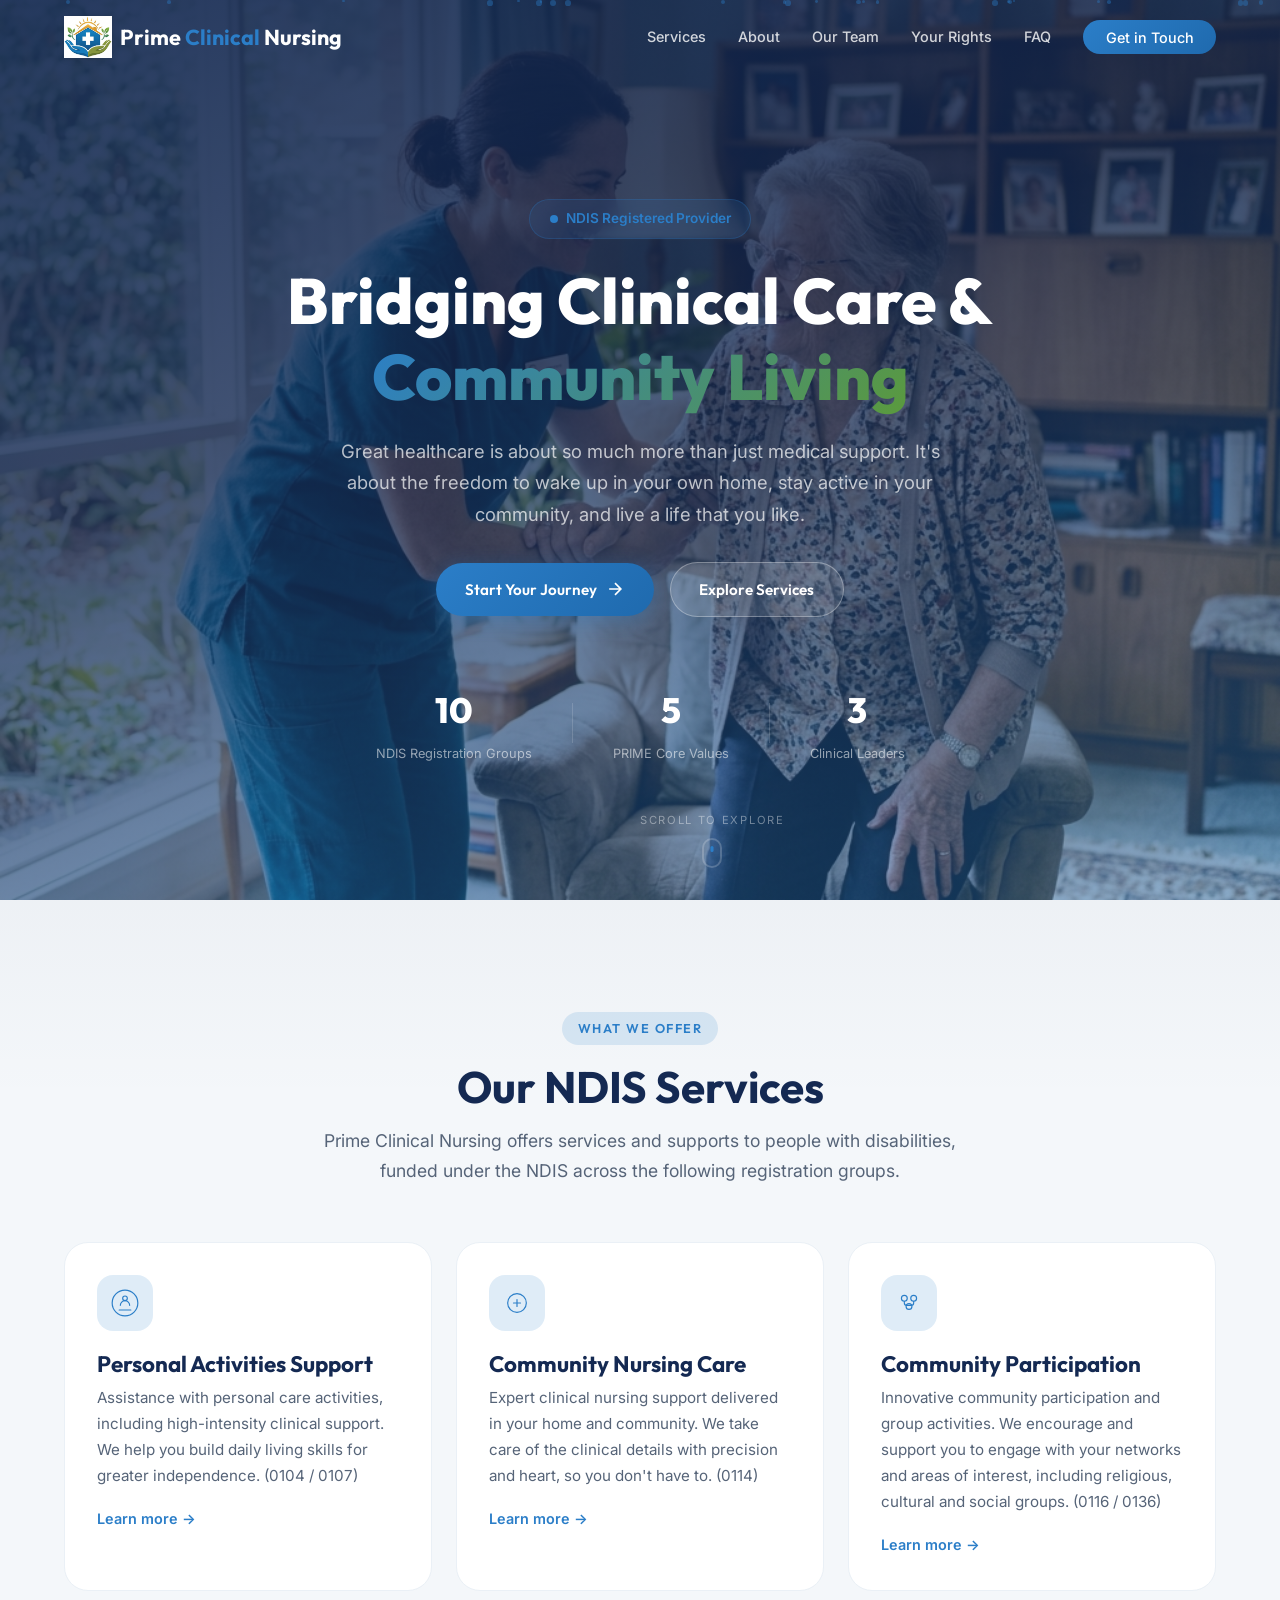
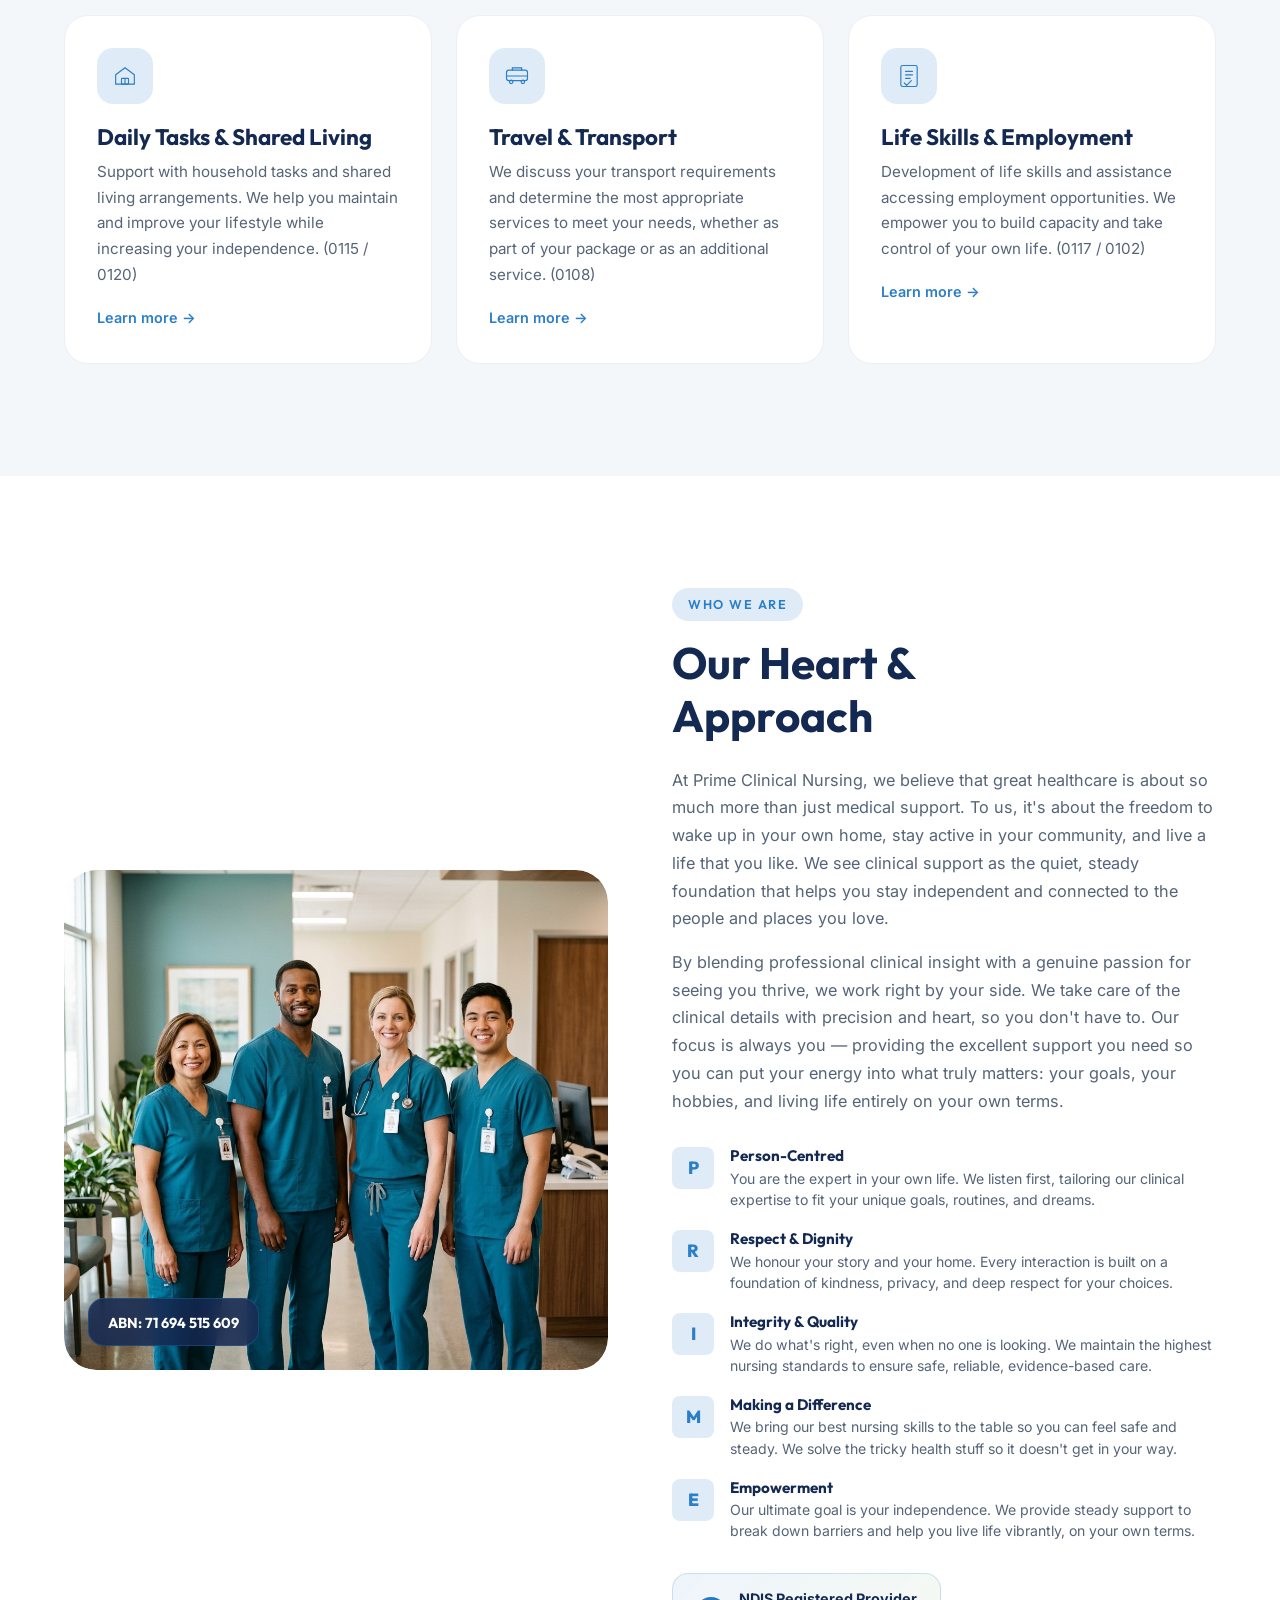
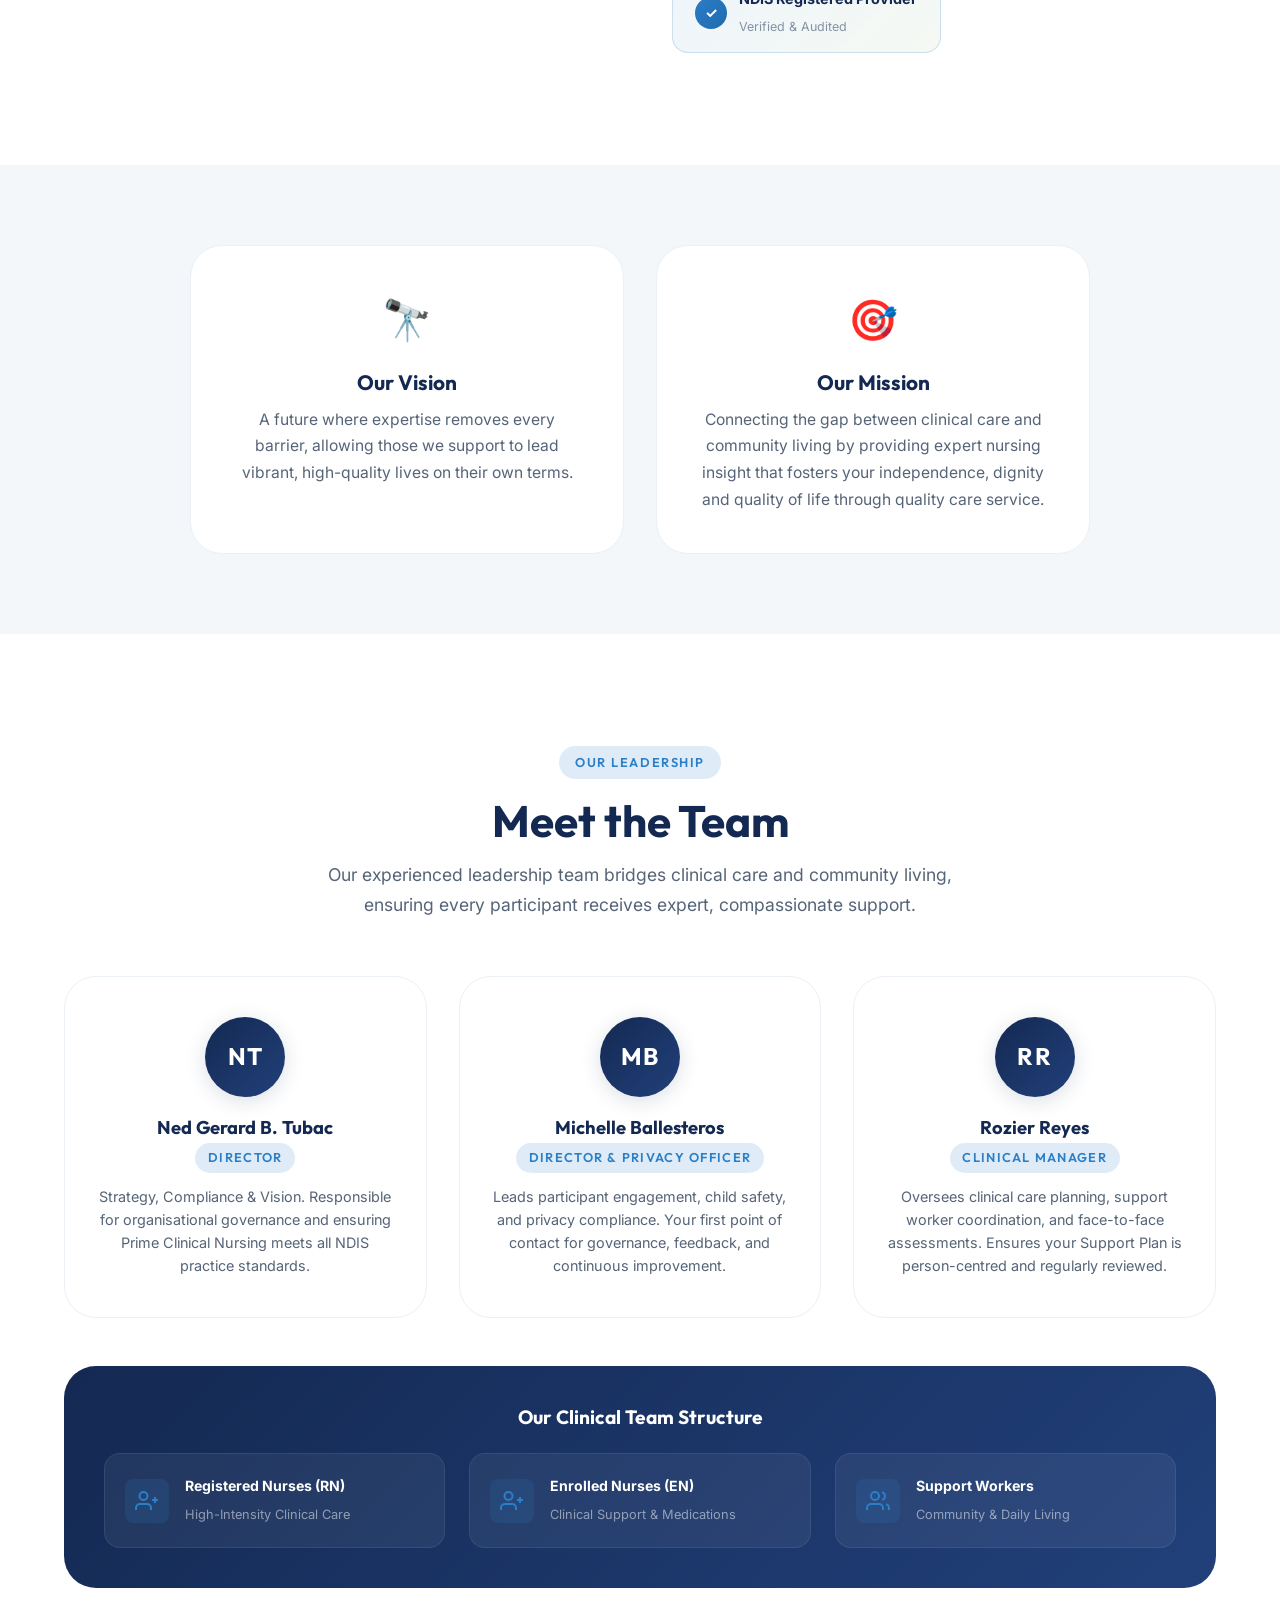
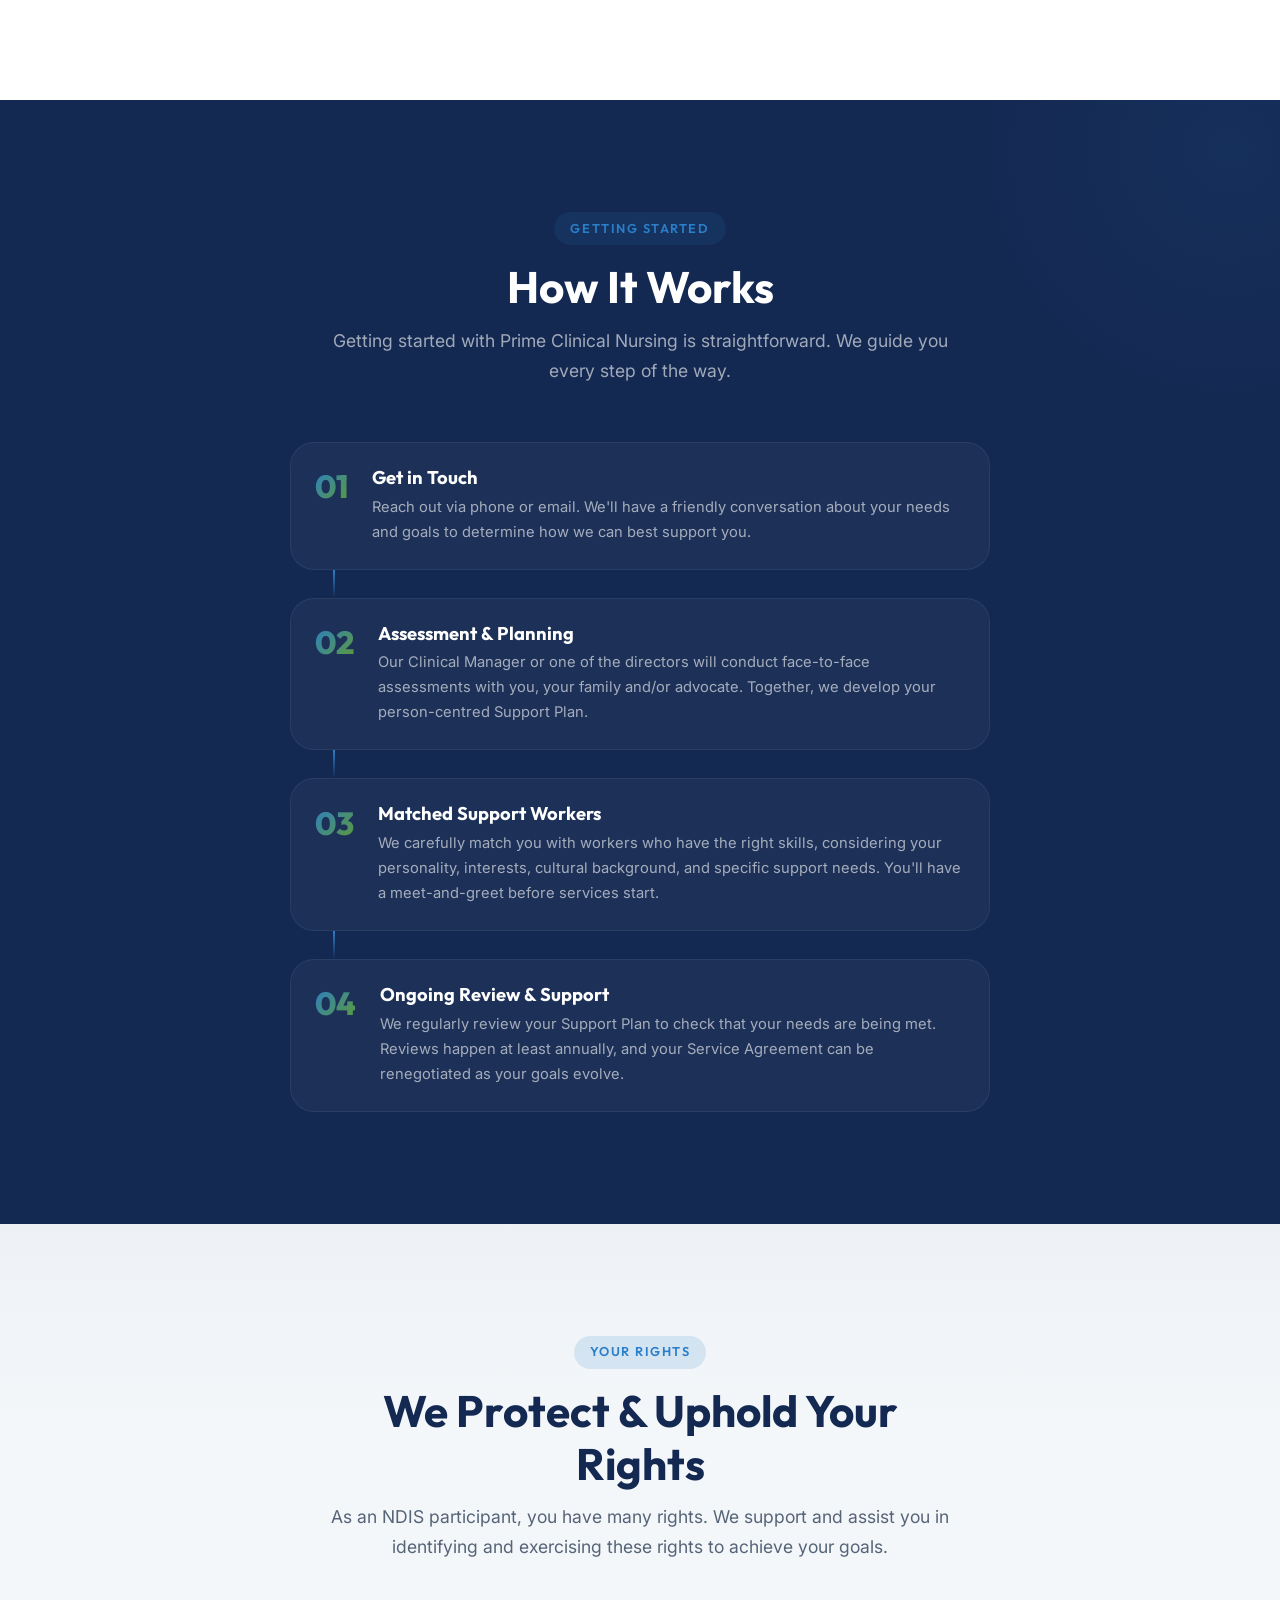
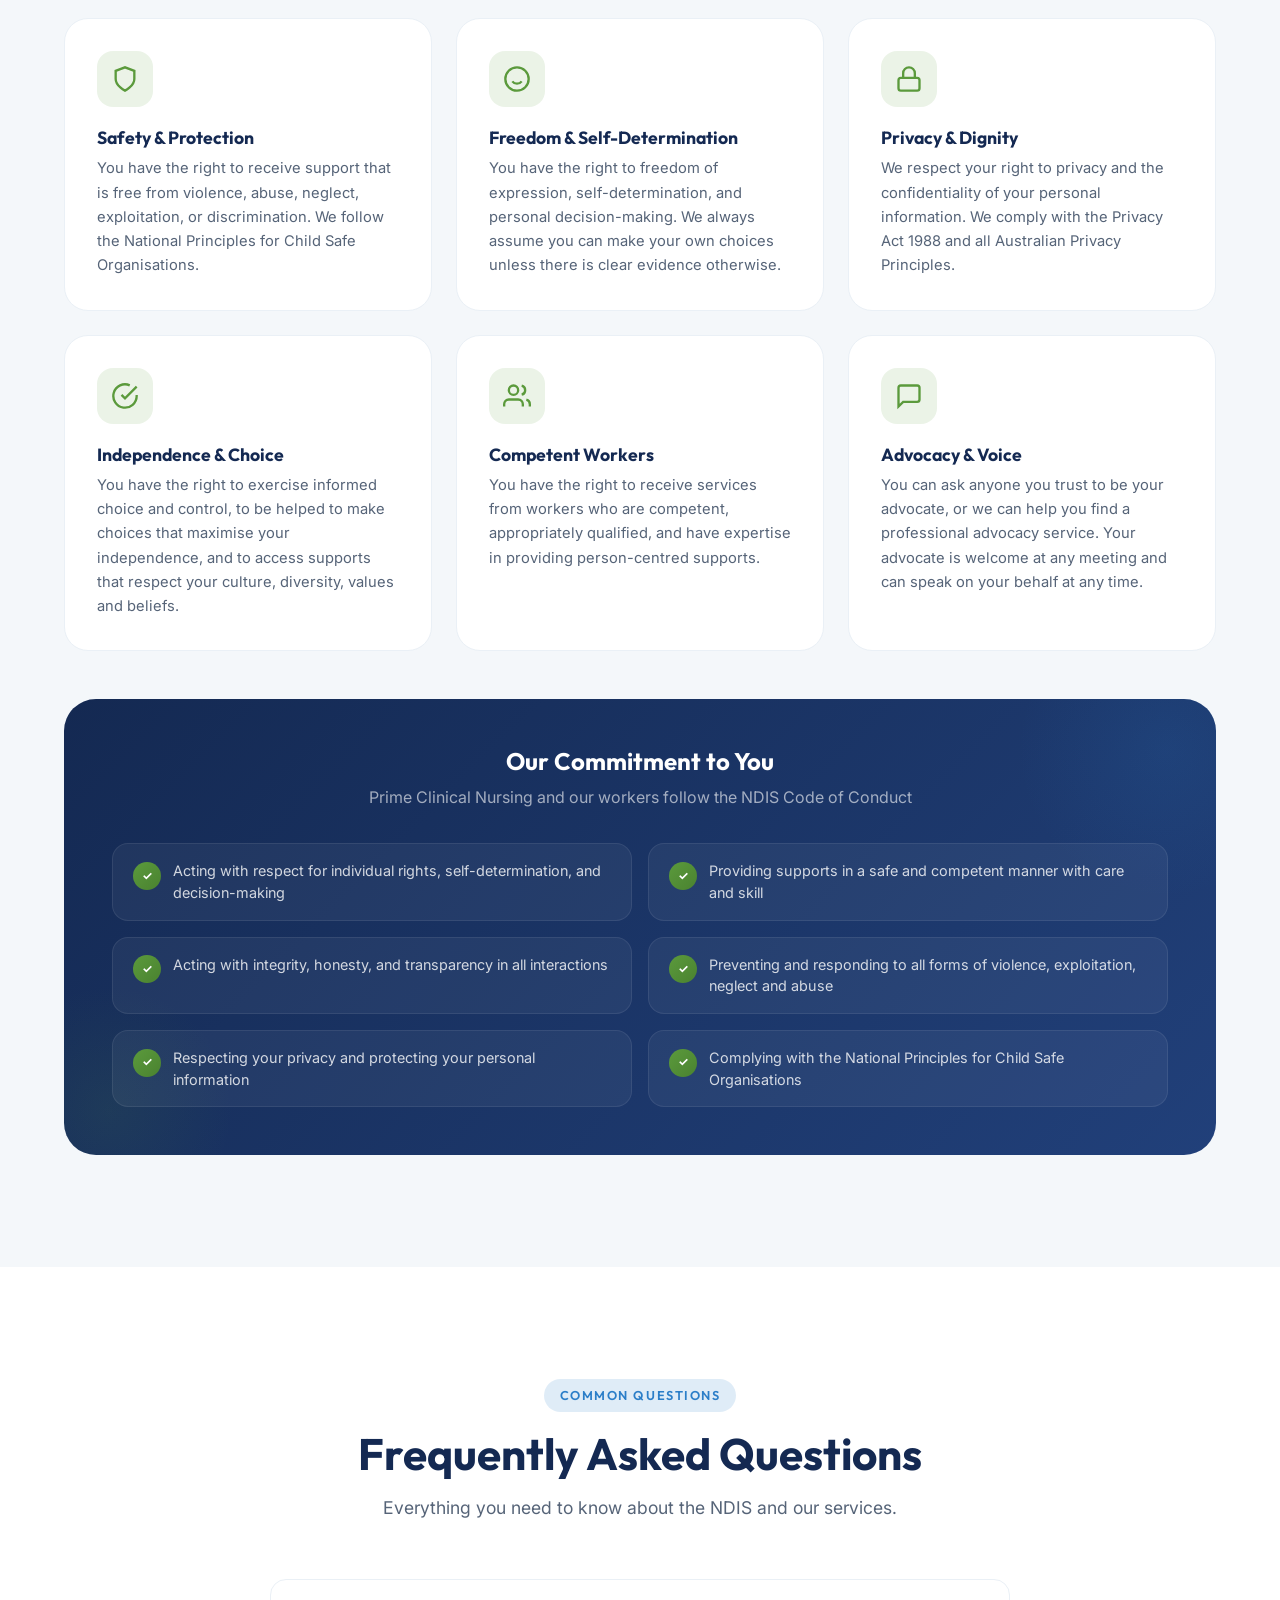
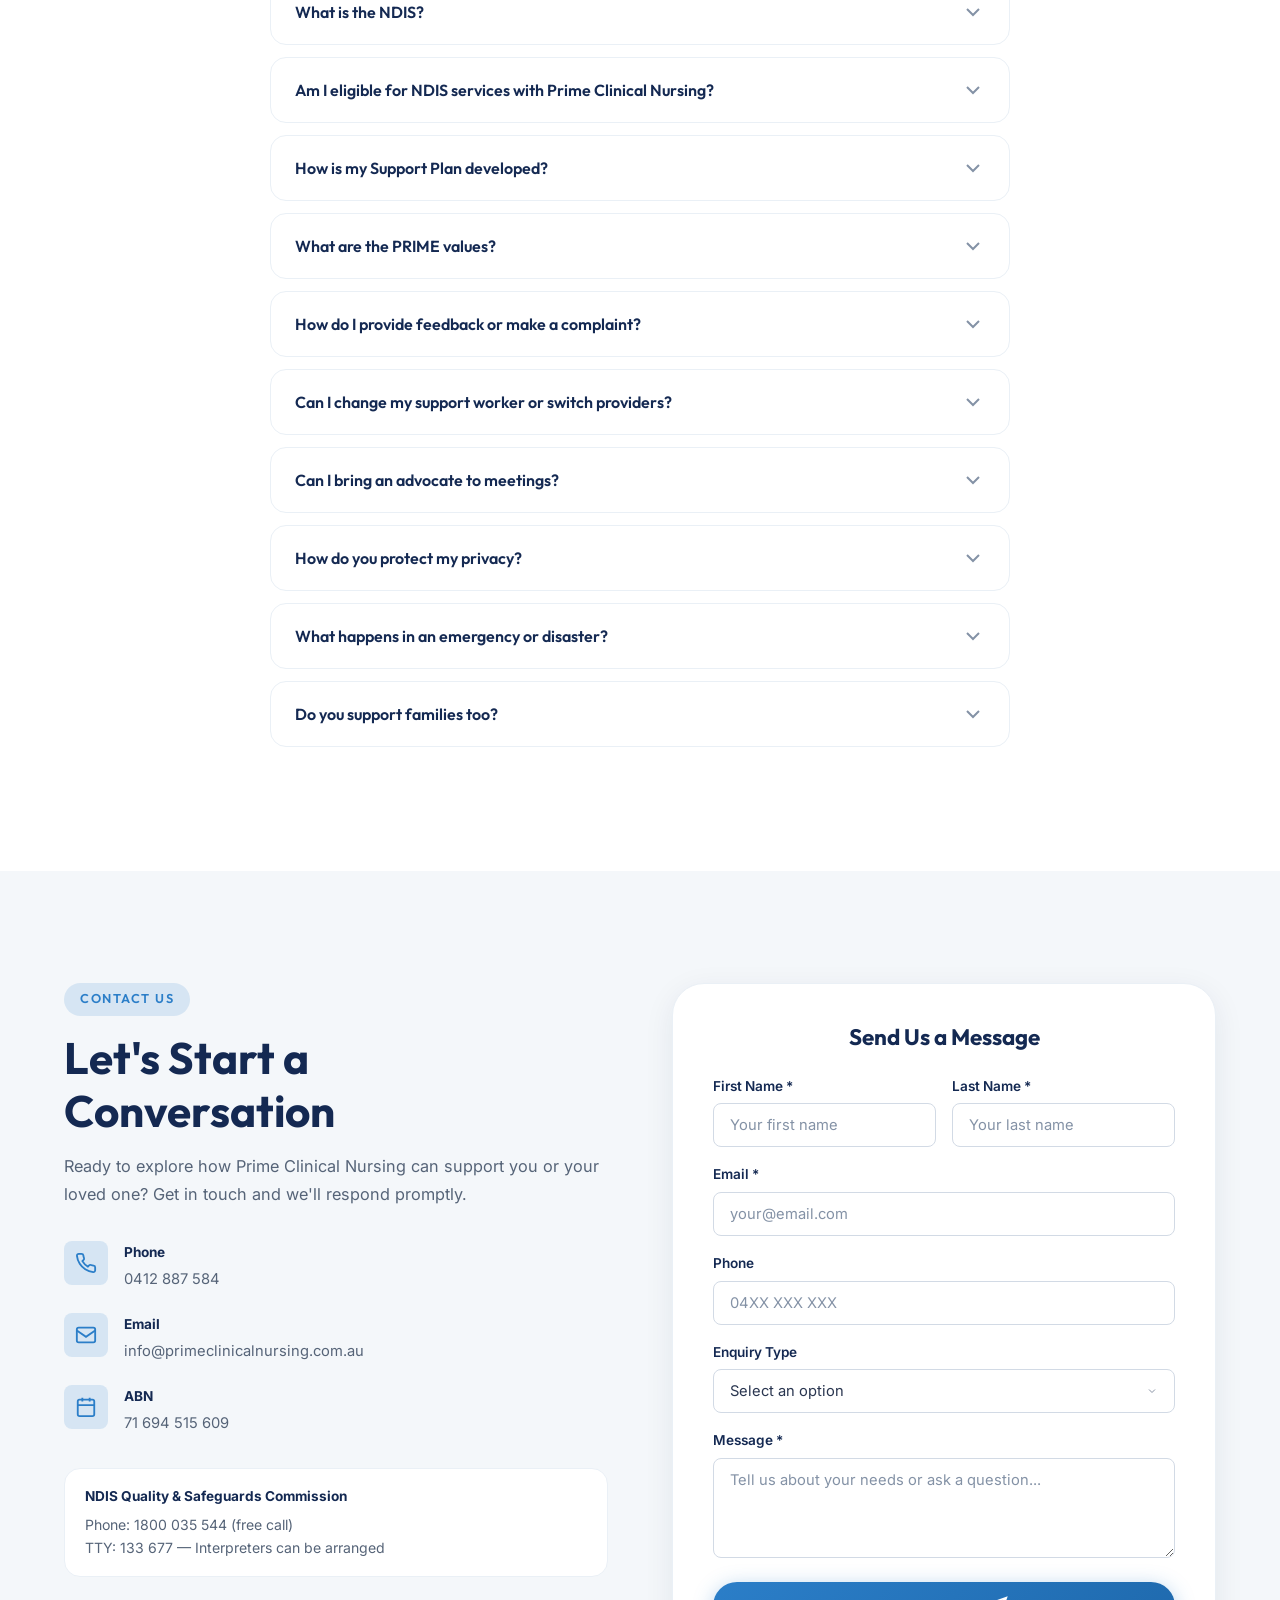
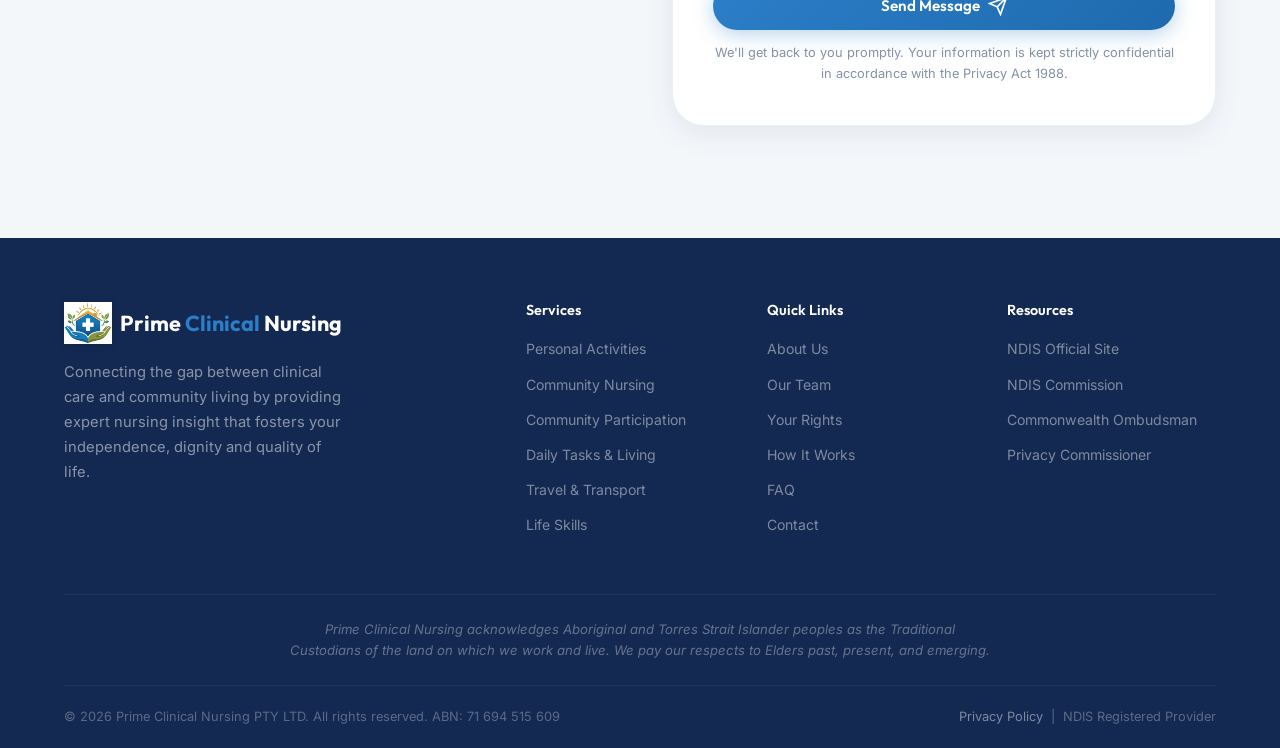
<file: index.html>
<!DOCTYPE html>
<html lang="en-AU">

<head>
    <meta charset="UTF-8">
    <meta name="viewport" content="width=device-width, initial-scale=1.0">
    <title>Prime Clinical Nursing — NDIS Registered Provider | Clinical Disability Support Services</title>
    <meta name="description"
        content="Prime Clinical Nursing is an NDIS registered provider bridging clinical care and community living. Expert nursing insight that fosters independence, dignity and quality of life.">
    <meta name="keywords"
        content="NDIS provider, clinical nursing, disability support, community nursing care, personal activities support, Australia, registered provider, Prime Clinical Nursing">
    <link rel="preconnect" href="https://fonts.googleapis.com">
    <link rel="preconnect" href="https://fonts.gstatic.com" crossorigin>
    <link
        href="https://fonts.googleapis.com/css2?family=Inter:wght@300;400;500;600&family=Outfit:wght@400;500;600;700;800&display=swap"
        rel="stylesheet">
    <link rel="icon" type="image/png" href="assets/images/logo-icon.png">
    <link rel="stylesheet" href="assets/css/styles.css">
</head>

<body>

    <!-- ========== NAVIGATION ========== -->
    <nav class="navbar" id="navbar">
        <div class="container nav-container">
            <a href="#" class="nav-logo">
                <img src="assets/images/logo-icon.png" alt="Prime Clinical Nursing" class="nav-logo-img">
                <span class="logo-text">Prime <span class="logo-accent">Clinical</span> Nursing</span>
            </a>
            <ul class="nav-links" id="navLinks">
                <li><a href="#services">Services</a></li>
                <li><a href="#about">About</a></li>
                <li><a href="#team">Our Team</a></li>
                <li><a href="#rights">Your Rights</a></li>
                <li><a href="#faq">FAQ</a></li>
                <li><a href="#contact" class="nav-cta">Get in Touch</a></li>
            </ul>
            <button class="nav-toggle" id="navToggle" aria-label="Toggle navigation menu">
                <span></span><span></span><span></span>
            </button>
        </div>
    </nav>

    <!-- ========== HERO ========== -->
    <header class="hero" id="hero">
        <div class="hero-overlay"></div>
        <div class="hero-particles" id="heroParticles"></div>
        <div class="container hero-content">
            <div class="hero-badge">
                <span class="badge-dot"></span>
                NDIS Registered Provider
            </div>
            <h1 class="hero-title">Bridging Clinical Care &<br><span class="hero-highlight">Community Living</span></h1>
            <p class="hero-subtitle">Great healthcare is about so much more than just medical support. It's about the
                freedom to wake up in your own home, stay active in your community, and live a life that you like.</p>
            <div class="hero-cta-group">
                <a href="#contact" class="btn btn-primary">
                    <span>Start Your Journey</span>
                    <svg width="20" height="20" viewBox="0 0 24 24" fill="none" stroke="currentColor" stroke-width="2">
                        <path d="M5 12h14M12 5l7 7-7 7" />
                    </svg>
                </a>
                <a href="#services" class="btn btn-secondary">
                    <span>Explore Services</span>
                </a>
            </div>
            <div class="hero-stats">
                <div class="stat">
                    <span class="stat-number" data-count="10">0</span><span class="stat-plus"></span>
                    <span class="stat-label">NDIS Registration Groups</span>
                </div>
                <div class="stat-divider"></div>
                <div class="stat">
                    <span class="stat-number" data-count="5">0</span><span class="stat-plus"></span>
                    <span class="stat-label">PRIME Core Values</span>
                </div>
                <div class="stat-divider"></div>
                <div class="stat">
                    <span class="stat-number" data-count="3">0</span><span class="stat-plus"></span>
                    <span class="stat-label">Clinical Leaders</span>
                </div>
            </div>
        </div>
        <div class="hero-scroll-indicator">
            <span>Scroll to explore</span>
            <div class="scroll-arrow"></div>
        </div>
    </header>

    <!-- ========== SERVICES ========== -->
    <section class="services" id="services">
        <div class="container">
            <div class="section-header reveal">
                <span class="section-tag">What We Offer</span>
                <h2 class="section-title">Our NDIS Services</h2>
                <p class="section-subtitle">Prime Clinical Nursing offers services and supports to people with
                    disabilities, funded under the NDIS across the following registration groups.</p>
            </div>
            <div class="services-grid">
                <div class="service-card reveal" id="service-personal-activities">
                    <div class="service-icon-wrap">
                        <svg class="service-icon" viewBox="0 0 48 48" fill="none">
                            <circle cx="24" cy="24" r="22" stroke="currentColor" stroke-width="2" />
                            <path d="M16 28c0-4.4 3.6-8 8-8s8 3.6 8 8" stroke="currentColor" stroke-width="2"
                                stroke-linecap="round" />
                            <circle cx="24" cy="16" r="4" stroke="currentColor" stroke-width="2" />
                            <path d="M14 36h20" stroke="currentColor" stroke-width="2" stroke-linecap="round" />
                        </svg>
                    </div>
                    <h3>Personal Activities Support</h3>
                    <p>Assistance with personal care activities, including high-intensity clinical support. We help you
                        build daily living skills for greater independence. (0104 / 0107)</p>
                    <a href="#contact" class="service-link">Learn more →</a>
                </div>
                <div class="service-card reveal" id="service-nursing">
                    <div class="service-icon-wrap">
                        <svg class="service-icon" viewBox="0 0 48 48" fill="none">
                            <path d="M24 8c-8.8 0-16 7.2-16 16s7.2 16 16 16 16-7.2 16-16S32.8 8 24 8z"
                                stroke="currentColor" stroke-width="2" />
                            <path d="M24 18v12M18 24h12" stroke="currentColor" stroke-width="2" stroke-linecap="round"
                                stroke-linejoin="round" />
                        </svg>
                    </div>
                    <h3>Community Nursing Care</h3>
                    <p>Expert clinical nursing support delivered in your home and community. We take care of the
                        clinical details with precision and heart, so you don't have to. (0114)</p>
                    <a href="#contact" class="service-link">Learn more →</a>
                </div>
                <div class="service-card reveal" id="service-community">
                    <div class="service-icon-wrap">
                        <svg class="service-icon" viewBox="0 0 48 48" fill="none">
                            <circle cx="16" cy="16" r="5" stroke="currentColor" stroke-width="2" />
                            <circle cx="32" cy="16" r="5" stroke="currentColor" stroke-width="2" />
                            <circle cx="24" cy="30" r="5" stroke="currentColor" stroke-width="2" />
                            <path d="M16 21v3c0 2 2 4 4 4h8c2 0 4-2 4-4v-3" stroke="currentColor" stroke-width="2"
                                stroke-linecap="round" />
                        </svg>
                    </div>
                    <h3>Community Participation</h3>
                    <p>Innovative community participation and group activities. We encourage and support you to engage
                        with your networks and areas of interest, including religious, cultural and social groups. (0116
                        / 0136)</p>
                    <a href="#contact" class="service-link">Learn more →</a>
                </div>
                <div class="service-card reveal" id="service-daily-tasks">
                    <div class="service-icon-wrap">
                        <svg class="service-icon" viewBox="0 0 48 48" fill="none">
                            <path d="M8 38V22l16-12 16 12v16H8z" stroke="currentColor" stroke-width="2"
                                stroke-linejoin="round" />
                            <rect x="18" y="28" width="12" height="10" rx="1" stroke="currentColor" stroke-width="2" />
                            <line x1="24" y1="28" x2="24" y2="38" stroke="currentColor" stroke-width="2" />
                        </svg>
                    </div>
                    <h3>Daily Tasks & Shared Living</h3>
                    <p>Support with household tasks and shared living arrangements. We help you maintain and improve
                        your lifestyle while increasing your independence. (0115 / 0120)</p>
                    <a href="#contact" class="service-link">Learn more →</a>
                </div>
                <div class="service-card reveal" id="service-transport">
                    <div class="service-icon-wrap">
                        <svg class="service-icon" viewBox="0 0 48 48" fill="none">
                            <rect x="6" y="14" width="36" height="18" rx="4" stroke="currentColor" stroke-width="2" />
                            <circle cx="14" cy="34" r="3" stroke="currentColor" stroke-width="2" />
                            <circle cx="34" cy="34" r="3" stroke="currentColor" stroke-width="2" />
                            <path d="M6 24h36M16 14v-4h16v4" stroke="currentColor" stroke-width="2"
                                stroke-linecap="round" />
                        </svg>
                    </div>
                    <h3>Travel & Transport</h3>
                    <p>We discuss your transport requirements and determine the most appropriate services to meet your
                        needs, whether as part of your package or as an additional service. (0108)</p>
                    <a href="#contact" class="service-link">Learn more →</a>
                </div>
                <div class="service-card reveal" id="service-life-skills">
                    <div class="service-icon-wrap">
                        <svg class="service-icon" viewBox="0 0 48 48" fill="none">
                            <rect x="10" y="6" width="28" height="36" rx="3" stroke="currentColor" stroke-width="2" />
                            <path d="M18 16h12M18 22h12M18 28h8" stroke="currentColor" stroke-width="2"
                                stroke-linecap="round" />
                            <path d="M16 36l4 4 8-8" stroke="currentColor" stroke-width="2" stroke-linecap="round"
                                stroke-linejoin="round" />
                        </svg>
                    </div>
                    <h3>Life Skills & Employment</h3>
                    <p>Development of life skills and assistance accessing employment opportunities. We empower you to
                        build capacity and take control of your own life. (0117 / 0102)</p>
                    <a href="#contact" class="service-link">Learn more →</a>
                </div>
            </div>
        </div>
    </section>

    <!-- ========== ABOUT ========== -->
    <section class="about" id="about">
        <div class="container about-grid">
            <div class="about-image reveal">
                <img src="assets/images/about.png" alt="Prime Clinical Nursing support worker assisting a client"
                    loading="lazy">
                <div class="about-image-badge">
                    <span class="badge-year">ABN: 71 694 515 609</span>
                </div>
            </div>
            <div class="about-content reveal">
                <span class="section-tag">Who We Are</span>
                <h2 class="section-title">Our Heart &<br>Approach</h2>
                <p class="about-text">At Prime Clinical Nursing, we believe that great healthcare is about so much more
                    than just medical support. To us, it's about the freedom to wake up in your own home, stay active in
                    your community, and live a life that you like. We see clinical support as the quiet, steady
                    foundation that helps you stay independent and connected to the people and places you love.</p>
                <p class="about-text">By blending professional clinical insight with a genuine passion for seeing you
                    thrive, we work right by your side. We take care of the clinical details with precision and heart,
                    so you don't have to. Our focus is always you — providing the excellent support you need so you can
                    put your energy into what truly matters: your goals, your hobbies, and living life entirely on your
                    own terms.</p>
                <div class="about-values">
                    <div class="value">
                        <div class="value-icon">P</div>
                        <div>
                            <h4>Person-Centred</h4>
                            <p>You are the expert in your own life. We listen first, tailoring our clinical expertise to
                                fit your unique goals, routines, and dreams.</p>
                        </div>
                    </div>
                    <div class="value">
                        <div class="value-icon">R</div>
                        <div>
                            <h4>Respect & Dignity</h4>
                            <p>We honour your story and your home. Every interaction is built on a foundation of
                                kindness, privacy, and deep respect for your choices.</p>
                        </div>
                    </div>
                    <div class="value">
                        <div class="value-icon">I</div>
                        <div>
                            <h4>Integrity & Quality</h4>
                            <p>We do what's right, even when no one is looking. We maintain the highest nursing
                                standards to ensure safe, reliable, evidence-based care.</p>
                        </div>
                    </div>
                    <div class="value">
                        <div class="value-icon">M</div>
                        <div>
                            <h4>Making a Difference</h4>
                            <p>We bring our best nursing skills to the table so you can feel safe and steady. We solve
                                the tricky health stuff so it doesn't get in your way.</p>
                        </div>
                    </div>
                    <div class="value">
                        <div class="value-icon">E</div>
                        <div>
                            <h4>Empowerment</h4>
                            <p>Our ultimate goal is your independence. We provide steady support to break down barriers
                                and help you live life vibrantly, on your own terms.</p>
                        </div>
                    </div>
                </div>

                <!-- Vision & Mission -->
                <div class="vision-mission">
                    <div class="ndis-badge-wrap">
                        <div class="ndis-badge">
                            <span class="ndis-check">✓</span>
                            <div>
                                <strong>NDIS Registered Provider</strong>
                                <span>Verified & Audited</span>
                            </div>
                        </div>
                    </div>
                </div>
            </div>
        </div>
    </section>

    <!-- ========== VISION & MISSION ========== -->
    <section class="vision-mission-section" id="vision-mission">
        <div class="container">
            <div class="vm-grid">
                <div class="vm-card reveal">
                    <div class="vm-icon">🔭</div>
                    <h3>Our Vision</h3>
                    <p>A future where expertise removes every barrier, allowing those we support to lead vibrant,
                        high-quality lives on their own terms.</p>
                </div>
                <div class="vm-card reveal">
                    <div class="vm-icon">🎯</div>
                    <h3>Our Mission</h3>
                    <p>Connecting the gap between clinical care and community living by providing expert nursing insight
                        that fosters your independence, dignity and quality of life through quality care service.</p>
                </div>
            </div>
        </div>
    </section>

    <!-- ========== MEET THE TEAM ========== -->
    <section class="team" id="team">
        <div class="container">
            <div class="section-header reveal">
                <span class="section-tag">Our Leadership</span>
                <h2 class="section-title">Meet the Team</h2>
                <p class="section-subtitle">Our experienced leadership team bridges clinical care and community living,
                    ensuring every participant receives expert, compassionate support.</p>
            </div>
            <div class="team-grid">
                <div class="team-card reveal" id="team-ned">
                    <div class="team-avatar">
                        <span class="team-avatar-initial">NT</span>
                    </div>
                    <h3>Ned Gerard B. Tubac</h3>
                    <span class="team-role">Director</span>
                    <p>Strategy, Compliance & Vision. Responsible for organisational governance and ensuring Prime
                        Clinical Nursing meets all NDIS practice standards.</p>
                </div>
                <div class="team-card reveal" id="team-michelle">
                    <div class="team-avatar">
                        <span class="team-avatar-initial">MB</span>
                    </div>
                    <h3>Michelle Ballesteros</h3>
                    <span class="team-role">Director & Privacy Officer</span>
                    <p>Leads participant engagement, child safety, and privacy compliance. Your first point of contact
                        for governance, feedback, and continuous improvement.</p>
                </div>
                <div class="team-card reveal" id="team-rozier">
                    <div class="team-avatar">
                        <span class="team-avatar-initial">RR</span>
                    </div>
                    <h3>Rozier Reyes</h3>
                    <span class="team-role">Clinical Manager</span>
                    <p>Oversees clinical care planning, support worker coordination, and face-to-face assessments.
                        Ensures your Support Plan is person-centred and regularly reviewed.</p>
                </div>
            </div>
            <div class="team-structure reveal">
                <h3>Our Clinical Team Structure</h3>
                <div class="structure-roles">
                    <div class="structure-role">
                        <div class="structure-icon">
                            <svg width="24" height="24" viewBox="0 0 24 24" fill="none" stroke="currentColor"
                                stroke-width="2">
                                <path d="M16 21v-2a4 4 0 00-4-4H5a4 4 0 00-4 4v2" />
                                <circle cx="8.5" cy="7" r="4" />
                                <line x1="20" y1="8" x2="20" y2="14" />
                                <line x1="23" y1="11" x2="17" y2="11" />
                            </svg>
                        </div>
                        <div>
                            <strong>Registered Nurses (RN)</strong>
                            <span>High-Intensity Clinical Care</span>
                        </div>
                    </div>
                    <div class="structure-role">
                        <div class="structure-icon">
                            <svg width="24" height="24" viewBox="0 0 24 24" fill="none" stroke="currentColor"
                                stroke-width="2">
                                <path d="M16 21v-2a4 4 0 00-4-4H5a4 4 0 00-4 4v2" />
                                <circle cx="8.5" cy="7" r="4" />
                                <path d="M20 8v6M23 11h-6" />
                            </svg>
                        </div>
                        <div>
                            <strong>Enrolled Nurses (EN)</strong>
                            <span>Clinical Support & Medications</span>
                        </div>
                    </div>
                    <div class="structure-role">
                        <div class="structure-icon">
                            <svg width="24" height="24" viewBox="0 0 24 24" fill="none" stroke="currentColor"
                                stroke-width="2">
                                <path d="M17 21v-2a4 4 0 00-4-4H5a4 4 0 00-4 4v2" />
                                <circle cx="9" cy="7" r="4" />
                                <path d="M23 21v-2a4 4 0 00-3-3.87" />
                                <path d="M16 3.13a4 4 0 010 7.75" />
                            </svg>
                        </div>
                        <div>
                            <strong>Support Workers</strong>
                            <span>Community & Daily Living</span>
                        </div>
                    </div>
                </div>
            </div>
        </div>
    </section>

    <!-- ========== HOW IT WORKS ========== -->
    <section class="how-it-works" id="how-it-works">
        <div class="container">
            <div class="section-header reveal">
                <span class="section-tag">Getting Started</span>
                <h2 class="section-title">How It Works</h2>
                <p class="section-subtitle">Getting started with Prime Clinical Nursing is straightforward. We guide you
                    every step of the way.</p>
            </div>
            <div class="steps">
                <div class="step reveal" id="step-1">
                    <div class="step-number">01</div>
                    <div class="step-content">
                        <h3>Get in Touch</h3>
                        <p>Reach out via phone or email. We'll have a friendly conversation about your needs and goals
                            to determine how we can best support you.</p>
                    </div>
                </div>
                <div class="step-connector reveal"></div>
                <div class="step reveal" id="step-2">
                    <div class="step-number">02</div>
                    <div class="step-content">
                        <h3>Assessment & Planning</h3>
                        <p>Our Clinical Manager or one of the directors will conduct face-to-face assessments with you,
                            your family and/or advocate. Together, we develop your person-centred Support Plan.</p>
                    </div>
                </div>
                <div class="step-connector reveal"></div>
                <div class="step reveal" id="step-3">
                    <div class="step-number">03</div>
                    <div class="step-content">
                        <h3>Matched Support Workers</h3>
                        <p>We carefully match you with workers who have the right skills, considering your personality,
                            interests, cultural background, and specific support needs. You'll have a meet-and-greet
                            before services start.</p>
                    </div>
                </div>
                <div class="step-connector reveal"></div>
                <div class="step reveal" id="step-4">
                    <div class="step-number">04</div>
                    <div class="step-content">
                        <h3>Ongoing Review & Support</h3>
                        <p>We regularly review your Support Plan to check that your needs are being met. Reviews happen
                            at least annually, and your Service Agreement can be renegotiated as your goals evolve.</p>
                    </div>
                </div>
            </div>
        </div>
    </section>

    <!-- ========== YOUR RIGHTS & OUR COMMITMENT ========== -->
    <section class="rights" id="rights">
        <div class="container">
            <div class="section-header reveal">
                <span class="section-tag">Your Rights</span>
                <h2 class="section-title">We Protect & Uphold Your Rights</h2>
                <p class="section-subtitle">As an NDIS participant, you have many rights. We support and assist you in
                    identifying and exercising these rights to achieve your goals.</p>
            </div>

            <div class="rights-grid">
                <div class="rights-card reveal">
                    <div class="rights-icon">
                        <svg width="28" height="28" viewBox="0 0 24 24" fill="none" stroke="currentColor"
                            stroke-width="2">
                            <path d="M12 22s8-4 8-10V5l-8-3-8 3v7c0 6 8 10 8 10z" />
                        </svg>
                    </div>
                    <h3>Safety & Protection</h3>
                    <p>You have the right to receive support that is free from violence, abuse, neglect, exploitation,
                        or discrimination. We follow the National Principles for Child Safe Organisations.</p>
                </div>
                <div class="rights-card reveal">
                    <div class="rights-icon">
                        <svg width="28" height="28" viewBox="0 0 24 24" fill="none" stroke="currentColor"
                            stroke-width="2">
                            <circle cx="12" cy="12" r="10" />
                            <path d="M8 14s1.5 2 4 2 4-2 4-2" />
                            <line x1="9" y1="9" x2="9.01" y2="9" />
                            <line x1="15" y1="9" x2="15.01" y2="9" />
                        </svg>
                    </div>
                    <h3>Freedom & Self-Determination</h3>
                    <p>You have the right to freedom of expression, self-determination, and personal decision-making. We
                        always assume you can make your own choices unless there is clear evidence otherwise.</p>
                </div>
                <div class="rights-card reveal">
                    <div class="rights-icon">
                        <svg width="28" height="28" viewBox="0 0 24 24" fill="none" stroke="currentColor"
                            stroke-width="2">
                            <rect x="3" y="11" width="18" height="11" rx="2" ry="2" />
                            <path d="M7 11V7a5 5 0 0110 0v4" />
                        </svg>
                    </div>
                    <h3>Privacy & Dignity</h3>
                    <p>We respect your right to privacy and the confidentiality of your personal information. We comply
                        with the Privacy Act 1988 and all Australian Privacy Principles.</p>
                </div>
                <div class="rights-card reveal">
                    <div class="rights-icon">
                        <svg width="28" height="28" viewBox="0 0 24 24" fill="none" stroke="currentColor"
                            stroke-width="2">
                            <path d="M22 11.08V12a10 10 0 11-5.93-9.14" />
                            <polyline points="22 4 12 14.01 9 11.01" />
                        </svg>
                    </div>
                    <h3>Independence & Choice</h3>
                    <p>You have the right to exercise informed choice and control, to be helped to make choices that
                        maximise your independence, and to access supports that respect your culture, diversity, values
                        and beliefs.</p>
                </div>
                <div class="rights-card reveal">
                    <div class="rights-icon">
                        <svg width="28" height="28" viewBox="0 0 24 24" fill="none" stroke="currentColor"
                            stroke-width="2">
                            <path d="M17 21v-2a4 4 0 00-4-4H5a4 4 0 00-4 4v2" />
                            <circle cx="9" cy="7" r="4" />
                            <path d="M23 21v-2a4 4 0 00-3-3.87" />
                            <path d="M16 3.13a4 4 0 010 7.75" />
                        </svg>
                    </div>
                    <h3>Competent Workers</h3>
                    <p>You have the right to receive services from workers who are competent, appropriately qualified,
                        and have expertise in providing person-centred supports.</p>
                </div>
                <div class="rights-card reveal">
                    <div class="rights-icon">
                        <svg width="28" height="28" viewBox="0 0 24 24" fill="none" stroke="currentColor"
                            stroke-width="2">
                            <path d="M21 15a2 2 0 01-2 2H7l-4 4V5a2 2 0 012-2h14a2 2 0 012 2z" />
                        </svg>
                    </div>
                    <h3>Advocacy & Voice</h3>
                    <p>You can ask anyone you trust to be your advocate, or we can help you find a professional advocacy
                        service. Your advocate is welcome at any meeting and can speak on your behalf at any time.</p>
                </div>
            </div>

            <!-- Our Commitment Banner -->
            <div class="commitment-banner reveal">
                <div class="commitment-header">
                    <h3>Our Commitment to You</h3>
                    <p>Prime Clinical Nursing and our workers follow the NDIS Code of Conduct</p>
                </div>
                <div class="commitment-grid">
                    <div class="commitment-item">
                        <span class="commitment-check">✓</span>
                        <span>Acting with respect for individual rights, self-determination, and decision-making</span>
                    </div>
                    <div class="commitment-item">
                        <span class="commitment-check">✓</span>
                        <span>Providing supports in a safe and competent manner with care and skill</span>
                    </div>
                    <div class="commitment-item">
                        <span class="commitment-check">✓</span>
                        <span>Acting with integrity, honesty, and transparency in all interactions</span>
                    </div>
                    <div class="commitment-item">
                        <span class="commitment-check">✓</span>
                        <span>Preventing and responding to all forms of violence, exploitation, neglect and abuse</span>
                    </div>
                    <div class="commitment-item">
                        <span class="commitment-check">✓</span>
                        <span>Respecting your privacy and protecting your personal information</span>
                    </div>
                    <div class="commitment-item">
                        <span class="commitment-check">✓</span>
                        <span>Complying with the National Principles for Child Safe Organisations</span>
                    </div>
                </div>
            </div>
        </div>
    </section>

    <!-- ========== FAQ ========== -->
    <section class="faq" id="faq">
        <div class="container">
            <div class="section-header reveal">
                <span class="section-tag">Common Questions</span>
                <h2 class="section-title">Frequently Asked Questions</h2>
                <p class="section-subtitle">Everything you need to know about the NDIS and our services.</p>
            </div>
            <div class="faq-list reveal">
                <div class="faq-item" id="faq-1">
                    <button class="faq-question" aria-expanded="false">
                        <span>What is the NDIS?</span>
                        <svg class="faq-chevron" width="24" height="24" viewBox="0 0 24 24" fill="none"
                            stroke="currentColor" stroke-width="2">
                            <path d="M6 9l6 6 6-6" />
                        </svg>
                    </button>
                    <div class="faq-answer">
                        <p>The National Disability Insurance Scheme (NDIS) is an Australian Government initiative that
                            provides funding and support for people with a permanent and significant disability. It
                            helps participants access the supports they need to live an independent and fulfilling life.
                        </p>
                    </div>
                </div>
                <div class="faq-item" id="faq-2">
                    <button class="faq-question" aria-expanded="false">
                        <span>Am I eligible for NDIS services with Prime Clinical Nursing?</span>
                        <svg class="faq-chevron" width="24" height="24" viewBox="0 0 24 24" fill="none"
                            stroke="currentColor" stroke-width="2">
                            <path d="M6 9l6 6 6-6" />
                        </svg>
                    </button>
                    <div class="faq-answer">
                        <p>To be eligible for the NDIS, you must have a permanent and significant disability or
                            developmental delay, be an Australian citizen or hold a Permanent Visa or Protected Special
                            Category Visa, be under 65 years of age, and require support from a person or equipment to
                            do everyday activities. To access our services, you must also have an NDIS Plan that
                            identifies services within our registration groups and have available funding. We also
                            provide services on a 'fee for service' basis.</p>
                    </div>
                </div>
                <div class="faq-item" id="faq-3">
                    <button class="faq-question" aria-expanded="false">
                        <span>How is my Support Plan developed?</span>
                        <svg class="faq-chevron" width="24" height="24" viewBox="0 0 24 24" fill="none"
                            stroke="currentColor" stroke-width="2">
                            <path d="M6 9l6 6 6-6" />
                        </svg>
                    </button>
                    <div class="faq-answer">
                        <p>Your Support Plan is person-centred and developed collaboratively with you, your family or
                            advocate, and our team. Our Clinical Manager or one of the directors will conduct
                            face-to-face assessments, record your unique skills, strengths, goals and aspirations, and
                            design a plan that promotes your independence. The Plan is flexible and regularly reviewed
                            to ensure it continues to meet your needs.</p>
                    </div>
                </div>
                <div class="faq-item" id="faq-4">
                    <button class="faq-question" aria-expanded="false">
                        <span>What are the PRIME values?</span>
                        <svg class="faq-chevron" width="24" height="24" viewBox="0 0 24 24" fill="none"
                            stroke="currentColor" stroke-width="2">
                            <path d="M6 9l6 6 6-6" />
                        </svg>
                    </button>
                    <div class="faq-answer">
                        <p>Our PRIME values guide every clinical decision and connection we build: <strong>P</strong> —
                            Person-Centred (you are the expert in your own life), <strong>R</strong> — Respect & Dignity
                            (honouring your story and home), <strong>I</strong> — Integrity & Quality (maintaining
                            highest nursing standards), <strong>M</strong> — Making a Difference (bringing our best
                            nursing skills), and <strong>E</strong> — Empowerment (your independence is our ultimate
                            goal).</p>
                    </div>
                </div>
                <div class="faq-item" id="faq-5">
                    <button class="faq-question" aria-expanded="false">
                        <span>How do I provide feedback or make a complaint?</span>
                        <svg class="faq-chevron" width="24" height="24" viewBox="0 0 24 24" fill="none"
                            stroke="currentColor" stroke-width="2">
                            <path d="M6 9l6 6 6-6" />
                        </svg>
                    </button>
                    <div class="faq-answer">
                        <p>We actively encourage your feedback and input. You can provide feedback or complaints
                            anonymously, through written or online surveys, or by talking to your worker. You can also
                            contact the NDIS Quality and Safeguards Commission on 1800 035 544, the Commonwealth
                            Ombudsman on 1300 362 072, or NDIS Complaints on 1800 800 110. We will never retaliate
                            against you for making a complaint.</p>
                    </div>
                </div>
                <div class="faq-item" id="faq-6">
                    <button class="faq-question" aria-expanded="false">
                        <span>Can I change my support worker or switch providers?</span>
                        <svg class="faq-chevron" width="24" height="24" viewBox="0 0 24 24" fill="none"
                            stroke="currentColor" stroke-width="2">
                            <path d="M6 9l6 6 6-6" />
                        </svg>
                    </button>
                    <div class="faq-answer">
                        <p>Yes. You can request a change of support worker at any time. When your regular worker is
                            unavailable, we will contact alternate workers with relevant qualifications, and where
                            possible, provide someone who has worked with you before. You may also terminate our
                            services and switch to another provider — we will assist and support you during this
                            transition process.</p>
                    </div>
                </div>
                <div class="faq-item" id="faq-7">
                    <button class="faq-question" aria-expanded="false">
                        <span>Can I bring an advocate to meetings?</span>
                        <svg class="faq-chevron" width="24" height="24" viewBox="0 0 24 24" fill="none"
                            stroke="currentColor" stroke-width="2">
                            <path d="M6 9l6 6 6-6" />
                        </svg>
                    </button>
                    <div class="faq-answer">
                        <p>Absolutely. An advocate is a person who listens to you, helps you make decisions, and speaks
                            on your behalf. You can ask a trusted family member or friend, or engage a professional
                            advocacy service — we can provide you with a list. Your advocate is welcome at your initial
                            assessment, planning meetings, reviews, during service delivery, and when providing feedback
                            or complaints.</p>
                    </div>
                </div>
                <div class="faq-item" id="faq-8">
                    <button class="faq-question" aria-expanded="false">
                        <span>How do you protect my privacy?</span>
                        <svg class="faq-chevron" width="24" height="24" viewBox="0 0 24 24" fill="none"
                            stroke="currentColor" stroke-width="2">
                            <path d="M6 9l6 6 6-6" />
                        </svg>
                    </button>
                    <div class="faq-answer">
                        <p>Prime Clinical Nursing complies with the Privacy Act 1988, the Australian Privacy Principles,
                            and all applicable state or territory privacy legislation. Your data is password-protected
                            and stored on a secure online cloud server with regular backups. We will always ask for your
                            permission before sharing your information. Our Privacy Officer is Director Michelle
                            Ballesteros — contact us if you have any privacy concerns.</p>
                    </div>
                </div>
                <div class="faq-item" id="faq-9">
                    <button class="faq-question" aria-expanded="false">
                        <span>What happens in an emergency or disaster?</span>
                        <svg class="faq-chevron" width="24" height="24" viewBox="0 0 24 24" fill="none"
                            stroke="currentColor" stroke-width="2">
                            <path d="M6 9l6 6 6-6" />
                        </svg>
                    </button>
                    <div class="faq-answer">
                        <p>We create a personalised emergency and disaster plan with you and your support networks as
                            part of your Service Agreement. This plan is trialled before activation, and workers will
                            consult with you about any changes and improvements. The plan is reviewed and adjusted as
                            required after any emergency or disaster event.</p>
                    </div>
                </div>
                <div class="faq-item" id="faq-10">
                    <button class="faq-question" aria-expanded="false">
                        <span>Do you support families too?</span>
                        <svg class="faq-chevron" width="24" height="24" viewBox="0 0 24 24" fill="none"
                            stroke="currentColor" stroke-width="2">
                            <path d="M6 9l6 6 6-6" />
                        </svg>
                    </button>
                    <div class="faq-answer">
                        <p>Yes. We encourage family involvement in support planning and delivery. With your consent, we
                            communicate with your family in their preferred language and method, provide information
                            about available services, involve them in service delivery planning, help build trust
                            between workers and your family, and assist them in accessing counselling, support, and
                            advocacy services.</p>
                    </div>
                </div>
            </div>
        </div>
    </section>

    <!-- ========== CONTACT ========== -->
    <section class="contact" id="contact">
        <div class="container contact-grid">
            <div class="contact-info reveal">
                <span class="section-tag">Contact Us</span>
                <h2 class="section-title">Let's Start a<br>Conversation</h2>
                <p>Ready to explore how Prime Clinical Nursing can support you or your loved one? Get in touch and we'll
                    respond promptly.</p>
                <div class="contact-details">
                    <div class="contact-item">
                        <div class="contact-icon">
                            <svg width="22" height="22" viewBox="0 0 24 24" fill="none" stroke="currentColor"
                                stroke-width="2">
                                <path
                                    d="M22 16.92v3a2 2 0 01-2.18 2 19.79 19.79 0 01-8.63-3.07 19.5 19.5 0 01-6-6 19.79 19.79 0 01-3.07-8.67A2 2 0 014.11 2h3a2 2 0 012 1.72 12.84 12.84 0 00.7 2.81 2 2 0 01-.45 2.11L8.09 9.91a16 16 0 006 6l1.27-1.27a2 2 0 012.11-.45 12.84 12.84 0 002.81.7A2 2 0 0122 16.92z" />
                            </svg>
                        </div>
                        <div>
                            <strong>Phone</strong>
                            <a href="tel:0412887584">0412 887 584</a>
                        </div>
                    </div>
                    <div class="contact-item">
                        <div class="contact-icon">
                            <svg width="22" height="22" viewBox="0 0 24 24" fill="none" stroke="currentColor"
                                stroke-width="2">
                                <rect x="2" y="4" width="20" height="16" rx="2" />
                                <path d="M22 7l-10 7L2 7" />
                            </svg>
                        </div>
                        <div>
                            <strong>Email</strong>
                            <a href="mailto:info@primeclinicalnursing.com.au">info@primeclinicalnursing.com.au</a>
                        </div>
                    </div>
                    <div class="contact-item">
                        <div class="contact-icon">
                            <svg width="22" height="22" viewBox="0 0 24 24" fill="none" stroke="currentColor"
                                stroke-width="2">
                                <rect x="3" y="4" width="18" height="18" rx="2" />
                                <path d="M16 2v4M8 2v4M3 10h18" />
                            </svg>
                        </div>
                        <div>
                            <strong>ABN</strong>
                            <span>71 694 515 609</span>
                        </div>
                    </div>
                </div>
                <div class="contact-hours">
                    <strong>NDIS Quality & Safeguards Commission</strong>
                    <p>Phone: 1800 035 544 (free call)<br>TTY: 133 677 — Interpreters can be arranged</p>
                </div>
            </div>
            <div class="contact-form-wrap reveal">
                <form class="contact-form" id="contactForm">
                    <h3>Send Us a Message</h3>
                    <div class="form-row">
                        <div class="form-group">
                            <label for="firstName">First Name *</label>
                            <input type="text" id="firstName" name="firstName" required placeholder="Your first name">
                        </div>
                        <div class="form-group">
                            <label for="lastName">Last Name *</label>
                            <input type="text" id="lastName" name="lastName" required placeholder="Your last name">
                        </div>
                    </div>
                    <div class="form-group">
                        <label for="email">Email *</label>
                        <input type="email" id="email" name="email" required placeholder="your@email.com">
                    </div>
                    <div class="form-group">
                        <label for="phone">Phone</label>
                        <input type="tel" id="phone" name="phone" placeholder="04XX XXX XXX">
                    </div>
                    <div class="form-group">
                        <label for="enquiry">Enquiry Type</label>
                        <select id="enquiry" name="enquiry">
                            <option value="">Select an option</option>
                            <option value="new-participant">New Participant Enquiry</option>
                            <option value="support-plan">Support Plan Discussion</option>
                            <option value="community-nursing">Community Nursing Care</option>
                            <option value="feedback">Feedback or Complaint</option>
                            <option value="general">General Enquiry</option>
                        </select>
                    </div>
                    <div class="form-group">
                        <label for="message">Message *</label>
                        <textarea id="message" name="message" rows="4" required
                            placeholder="Tell us about your needs or ask a question..."></textarea>
                    </div>
                    <button type="submit" class="btn btn-primary btn-full" id="submitBtn">
                        <span>Send Message</span>
                        <svg width="20" height="20" viewBox="0 0 24 24" fill="none" stroke="currentColor"
                            stroke-width="2">
                            <path d="M22 2L11 13M22 2l-7 20-4-9-9-4 20-7z" />
                        </svg>
                    </button>
                    <p class="form-note">We'll get back to you promptly. Your information is kept strictly confidential
                        in accordance with the Privacy Act 1988.</p>
                </form>
                <div class="form-success" id="formSuccess">
                    <div class="success-icon">✓</div>
                    <h3>Message Sent!</h3>
                    <p>Thank you for reaching out. A member of our team will be in touch soon.</p>
                </div>
            </div>
        </div>
    </section>

    <!-- ========== FOOTER ========== -->
    <footer class="footer" id="footer">
        <div class="container">
            <div class="footer-top">
                <div class="footer-brand">
                    <a href="#" class="nav-logo">
                        <img src="assets/images/logo-icon.png" alt="Prime Clinical Nursing" class="nav-logo-img">
                        <span class="logo-text">Prime <span class="logo-accent">Clinical</span> Nursing</span>
                    </a>
                    <p>Connecting the gap between clinical care and community living by providing expert nursing insight
                        that fosters your independence, dignity and quality of life.</p>
                </div>
                <div class="footer-links-group">
                    <div class="footer-col">
                        <h4>Services</h4>
                        <ul>
                            <li><a href="#service-personal-activities">Personal Activities</a></li>
                            <li><a href="#service-nursing">Community Nursing</a></li>
                            <li><a href="#service-community">Community Participation</a></li>
                            <li><a href="#service-daily-tasks">Daily Tasks & Living</a></li>
                            <li><a href="#service-transport">Travel & Transport</a></li>
                            <li><a href="#service-life-skills">Life Skills</a></li>
                        </ul>
                    </div>
                    <div class="footer-col">
                        <h4>Quick Links</h4>
                        <ul>
                            <li><a href="#about">About Us</a></li>
                            <li><a href="#team">Our Team</a></li>
                            <li><a href="#rights">Your Rights</a></li>
                            <li><a href="#how-it-works">How It Works</a></li>
                            <li><a href="#faq">FAQ</a></li>
                            <li><a href="#contact">Contact</a></li>
                        </ul>
                    </div>
                    <div class="footer-col">
                        <h4>Resources</h4>
                        <ul>
                            <li><a href="https://www.ndis.gov.au" target="_blank" rel="noopener">NDIS Official Site</a>
                            </li>
                            <li><a href="https://www.ndiscommission.gov.au" target="_blank" rel="noopener">NDIS
                                    Commission</a></li>
                            <li><a href="https://www.ombudsman.gov.au" target="_blank" rel="noopener">Commonwealth
                                    Ombudsman</a></li>
                            <li><a href="https://www.oaic.gov.au" target="_blank" rel="noopener">Privacy
                                    Commissioner</a></li>
                        </ul>
                    </div>
                </div>
            </div>
            <div class="footer-acknowledgement">
                <p>Prime Clinical Nursing acknowledges Aboriginal and Torres Strait Islander peoples as the Traditional
                    Custodians of the land on which we work and live. We pay our respects to Elders past, present, and
                    emerging.</p>
            </div>
            <div class="footer-bottom">
                <p>&copy; 2026 Prime Clinical Nursing PTY LTD. All rights reserved. ABN: 71 694 515 609</p>
                <p><a href="privacy.html" class="footer-legal-link">Privacy Policy</a> &nbsp;|&nbsp; NDIS Registered Provider</p>
            </div>
        </div>
    </footer>

    <script src="assets/js/scripts.js"></script>
</body>

</html>
</file>
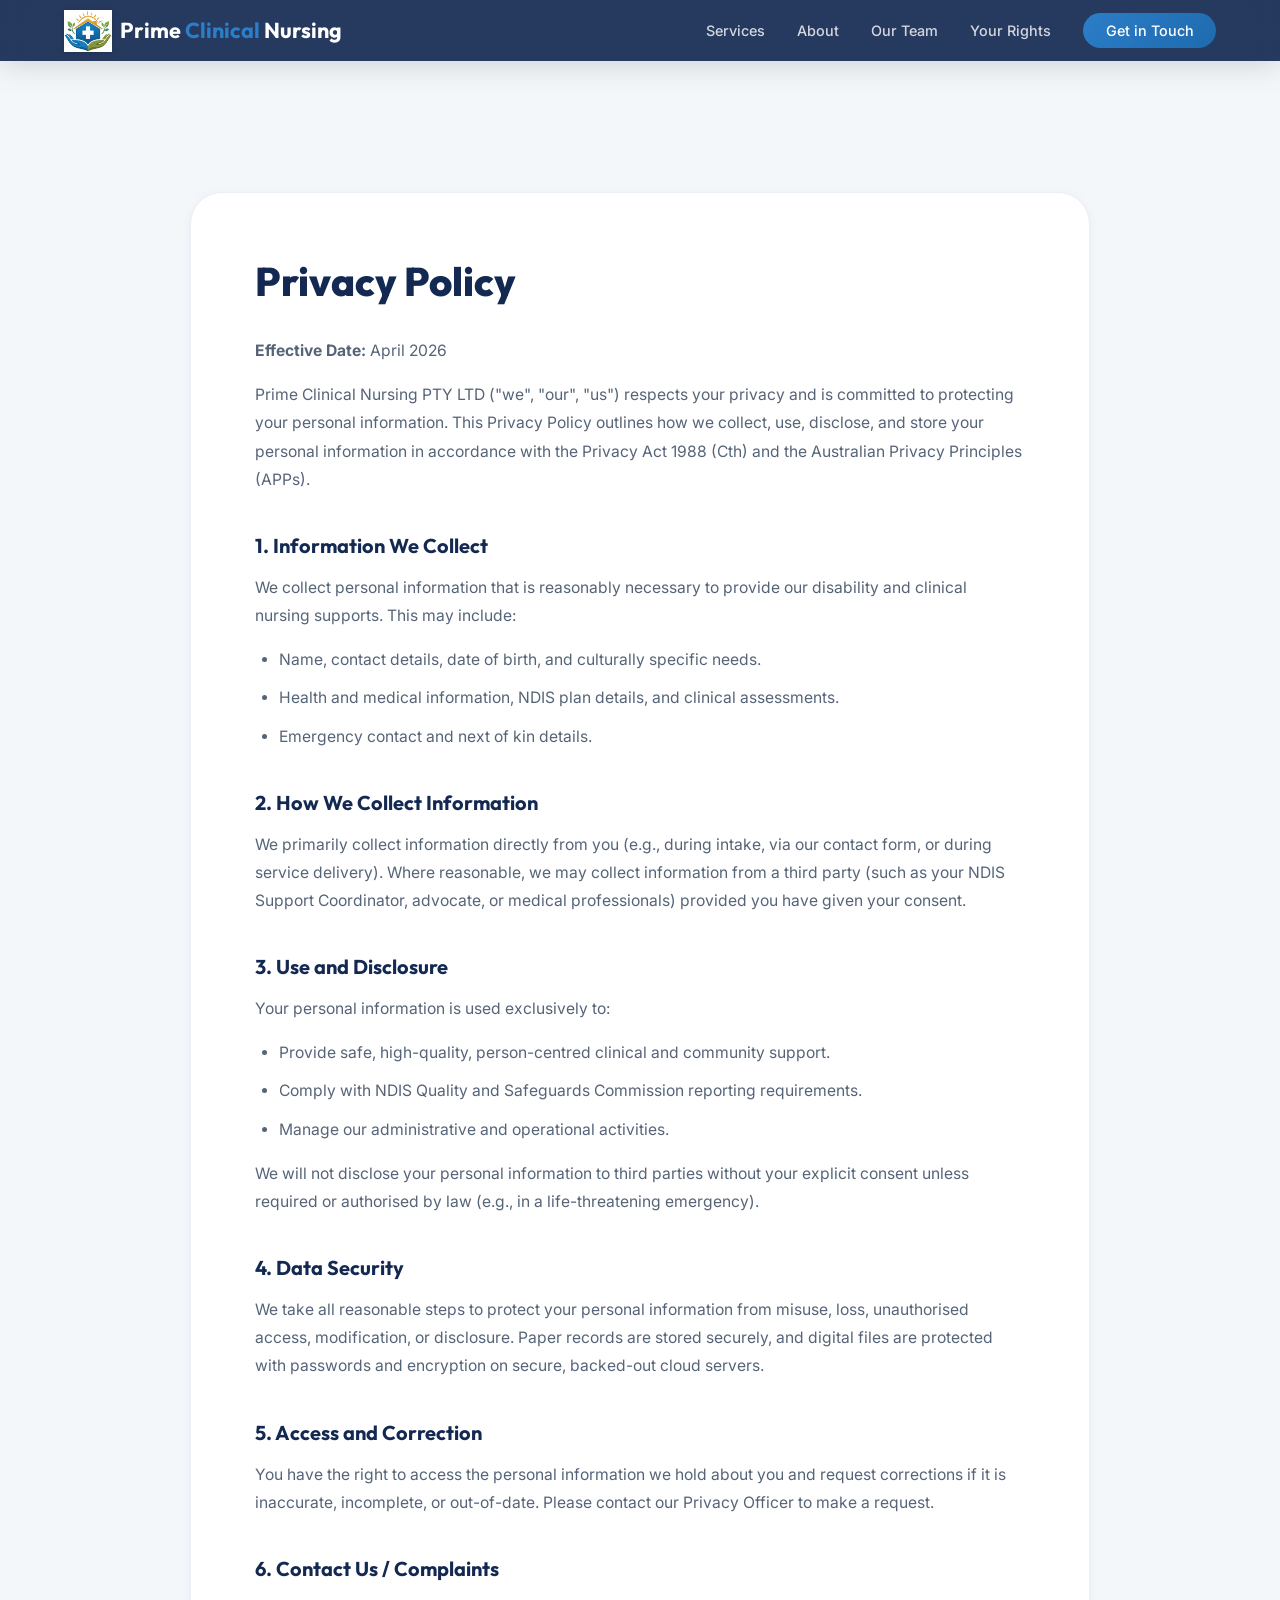
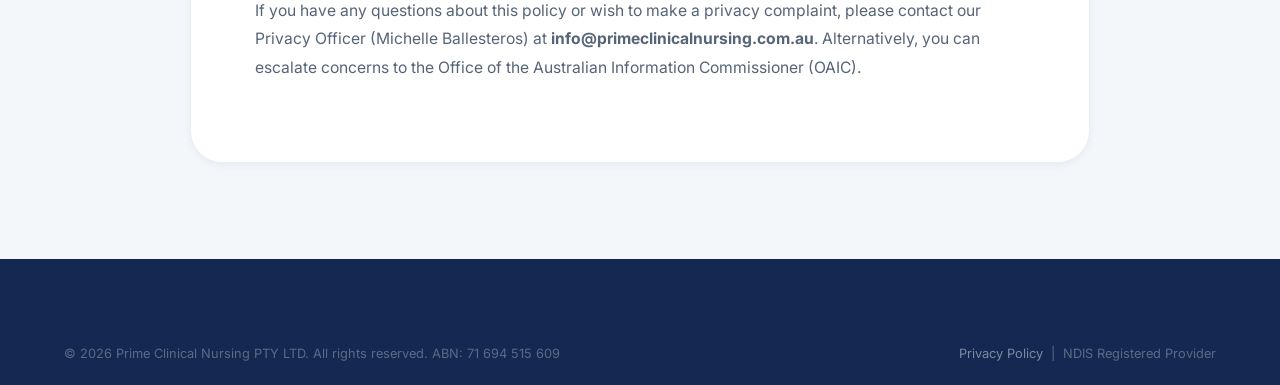
<file: privacy.html>
<!DOCTYPE html>
<html lang="en-AU">

<head>
    <meta charset="UTF-8">
    <meta name="viewport" content="width=device-width, initial-scale=1.0">
    <title>Privacy Policy &mdash; Prime Clinical Nursing</title>
    <link rel="preconnect" href="https://fonts.googleapis.com">
    <link rel="preconnect" href="https://fonts.gstatic.com" crossorigin>
    <link href="https://fonts.googleapis.com/css2?family=Inter:wght@300;400;500;600&family=Outfit:wght@400;500;600;700;800&display=swap" rel="stylesheet">
    <link rel="icon" type="image/png" href="assets/images/logo-icon.png">
    <link rel="stylesheet" href="assets/css/styles.css">
    <style>
        .legal-content {
            padding: 12rem 0 6rem;
            background: var(--off-white);
            min-height: 80vh;
        }
        .legal-card {
            background: var(--white);
            border-radius: var(--radius-xl);
            padding: 4rem;
            border: 1px solid var(--grey-100);
            box-shadow: var(--shadow-sm);
            max-width: 900px;
            margin: 0 auto;
        }
        .legal-card h1 { margin-bottom: 2rem; font-size: 2.5rem; color: var(--navy); }
        .legal-card h2 { margin-top: 2.5rem; margin-bottom: 1rem; font-size: 1.25rem; color: var(--navy); }
        .legal-card p { color: var(--grey-600); margin-bottom: 1rem; line-height: 1.8; font-size: 0.98rem; }
        .legal-card ul { list-style: disc; padding-left: 1.5rem; margin-bottom: 1rem; color: var(--grey-600); }
        .legal-card li { margin-bottom: 0.75rem; font-size: 0.98rem; }
        
        @media (max-width: 768px) {
            .legal-content { padding: 8rem 0 4rem; }
            .legal-card { padding: 2rem; }
            .legal-card h1 { font-size: 2rem; }
            .legal-card h2 { font-size: 1.15rem; }
        }
    </style>
</head>

<body>
    <!-- ========== NAVIGATION ========== -->
    <nav class="navbar scrolled" id="navbar">
        <div class="container nav-container">
            <a href="index.html" class="nav-logo">
                <img src="assets/images/logo-icon.png" alt="Prime Clinical Nursing" class="nav-logo-img">
                <span class="logo-text">Prime <span class="logo-accent">Clinical</span> Nursing</span>
            </a>
            <ul class="nav-links" id="navLinks">
                <li><a href="index.html#services">Services</a></li>
                <li><a href="index.html#about">About</a></li>
                <li><a href="index.html#team">Our Team</a></li>
                <li><a href="index.html#rights">Your Rights</a></li>
                <li><a href="index.html#contact" class="nav-cta">Get in Touch</a></li>
            </ul>
        </div>
    </nav>

    <!-- ========== LEGAL CONTENT ========== -->
    <section class="legal-content">
        <div class="container">
            <div class="legal-card">
                <h1>Privacy Policy</h1>
                <p><strong>Effective Date:</strong> April 2026</p>
                <p>Prime Clinical Nursing PTY LTD ("we", "our", "us") respects your privacy and is committed to protecting your personal information. This Privacy Policy outlines how we collect, use, disclose, and store your personal information in accordance with the Privacy Act 1988 (Cth) and the Australian Privacy Principles (APPs).</p>
                
                <h2>1. Information We Collect</h2>
                <p>We collect personal information that is reasonably necessary to provide our disability and clinical nursing supports. This may include:</p>
                <ul>
                    <li>Name, contact details, date of birth, and culturally specific needs.</li>
                    <li>Health and medical information, NDIS plan details, and clinical assessments.</li>
                    <li>Emergency contact and next of kin details.</li>
                </ul>

                <h2>2. How We Collect Information</h2>
                <p>We primarily collect information directly from you (e.g., during intake, via our contact form, or during service delivery). Where reasonable, we may collect information from a third party (such as your NDIS Support Coordinator, advocate, or medical professionals) provided you have given your consent.</p>

                <h2>3. Use and Disclosure</h2>
                <p>Your personal information is used exclusively to:</p>
                <ul>
                    <li>Provide safe, high-quality, person-centred clinical and community support.</li>
                    <li>Comply with NDIS Quality and Safeguards Commission reporting requirements.</li>
                    <li>Manage our administrative and operational activities.</li>
                </ul>
                <p>We will not disclose your personal information to third parties without your explicit consent unless required or authorised by law (e.g., in a life-threatening emergency).</p>

                <h2>4. Data Security</h2>
                <p>We take all reasonable steps to protect your personal information from misuse, loss, unauthorised access, modification, or disclosure. Paper records are stored securely, and digital files are protected with passwords and encryption on secure, backed-out cloud servers.</p>

                <h2>5. Access and Correction</h2>
                <p>You have the right to access the personal information we hold about you and request corrections if it is inaccurate, incomplete, or out-of-date. Please contact our Privacy Officer to make a request.</p>

                <h2>6. Contact Us / Complaints</h2>
                <p>If you have any questions about this policy or wish to make a privacy complaint, please contact our Privacy Officer (Michelle Ballesteros) at <strong>info@primeclinicalnursing.com.au</strong>. Alternatively, you can escalate concerns to the Office of the Australian Information Commissioner (OAIC).</p>
            </div>
        </div>
    </section>

    <!-- ========== FOOTER ========== -->
    <footer class="footer">
        <div class="container">
            <div class="footer-bottom">
                <p>&copy; 2026 Prime Clinical Nursing PTY LTD. All rights reserved. ABN: 71 694 515 609</p>
                <p><a href="privacy.html" class="footer-legal-link">Privacy Policy</a> &nbsp;|&nbsp; NDIS Registered Provider</p>
            </div>
        </div>
    </footer>
    <script src="assets/js/scripts.js"></script>
</body>
</html>
</file>
<file: assets/css/styles.css>
/* ============================================
   DESIGN SYSTEM — Prime Clinical Nursing
   ============================================ */

:root {
    /* Palette — derived from official logo */
    --navy: #142952;
    --navy-light: #1B3668;
    --navy-mid: #21407A;
    --blue: #2B7EC8;
    --blue-dark: #1F6AAE;
    --blue-glow: rgba(43, 126, 200, .15);
    --green: #5B9A3C;
    --green-dark: #4A8230;
    --green-glow: rgba(91, 154, 60, .12);
    --gold: #D4952E;
    --gold-dark: #B87D22;
    --white: #FFFFFF;
    --off-white: #F4F7FA;
    --grey-100: #EAF0F6;
    --grey-200: #D2DAE5;
    --grey-400: #8492A6;
    --grey-600: #566478;
    --grey-800: #2A3650;
    --success: #34D399;

    /* Legacy aliases for backward compat */
    --teal: var(--blue);
    --teal-dark: var(--blue-dark);
    --teal-glow: var(--blue-glow);

    /* Typography */
    --font-body: 'Inter', system-ui, -apple-system, sans-serif;
    --font-heading: 'Outfit', var(--font-body);

    /* Spacing */
    --section-py: 7rem;
    --container-px: 1.5rem;

    /* Transitions */
    --ease-out: cubic-bezier(.25, .46, .45, .94);
    --ease-spring: cubic-bezier(.34, 1.56, .64, 1);

    /* Radius */
    --radius-sm: .5rem;
    --radius-md: 1rem;
    --radius-lg: 1.5rem;
    --radius-xl: 2rem;

    /* Shadows */
    --shadow-sm: 0 2px 8px rgba(20, 41, 82, .06);
    --shadow-md: 0 8px 30px rgba(20, 41, 82, .08);
    --shadow-lg: 0 20px 60px rgba(20, 41, 82, .12);
    --shadow-glow: 0 0 40px rgba(43, 126, 200, .2);
}

/* ============================================
   RESET & BASE
   ============================================ */
*,
*::before,
*::after {
    box-sizing: border-box;
    margin: 0;
    padding: 0;
}

html {
    scroll-behavior: smooth;
    scroll-padding-top: 5rem;
}

body {
    font-family: var(--font-body);
    font-size: 1rem;
    line-height: 1.7;
    color: var(--grey-800);
    background: var(--white);
    overflow-x: hidden;
    -webkit-font-smoothing: antialiased;
}

img {
    max-width: 100%;
    height: auto;
    display: block;
}

a {
    color: var(--teal);
    text-decoration: none;
    transition: color .25s var(--ease-out);
}

a:hover {
    color: var(--teal-dark);
}

ul {
    list-style: none;
}

.container {
    width: 100%;
    max-width: 1200px;
    margin: 0 auto;
    padding: 0 var(--container-px);
}

/* ============================================
   TYPOGRAPHY
   ============================================ */
h1,
h2,
h3,
h4 {
    font-family: var(--font-heading);
    font-weight: 700;
    line-height: 1.2;
    color: var(--navy);
}

h1 {
    font-size: clamp(2.4rem, 5.5vw, 4rem);
    font-weight: 800;
}

h2 {
    font-size: clamp(1.8rem, 3.5vw, 2.75rem);
}

h3 {
    font-size: clamp(1.15rem, 2vw, 1.4rem);
}

.section-header {
    text-align: center;
    max-width: 640px;
    margin: 0 auto 3.5rem;
}

.section-tag {
    display: inline-block;
    font-family: var(--font-heading);
    font-size: .8rem;
    font-weight: 600;
    text-transform: uppercase;
    letter-spacing: .12em;
    color: var(--teal);
    background: var(--teal-glow);
    padding: .35rem 1rem;
    border-radius: 50px;
    margin-bottom: 1rem;
}

.section-title {
    margin-bottom: .75rem;
}

.section-subtitle {
    color: var(--grey-600);
    font-size: 1.1rem;
}

/* ============================================
   BUTTONS
   ============================================ */
.btn {
    display: inline-flex;
    align-items: center;
    gap: .5rem;
    font-family: var(--font-heading);
    font-weight: 600;
    font-size: .95rem;
    padding: .85rem 1.8rem;
    border-radius: 50px;
    border: none;
    cursor: pointer;
    transition: all .3s var(--ease-out);
    text-decoration: none;
}

.btn-primary {
    background: linear-gradient(135deg, var(--teal), var(--teal-dark));
    color: var(--white);
    box-shadow: 0 4px 20px rgba(43, 126, 200, .35);
}

.btn-primary:hover {
    transform: translateY(-2px);
    box-shadow: 0 8px 30px rgba(43, 126, 200, .45);
    color: var(--white);
}

.btn-secondary {
    background: rgba(255, 255, 255, .12);
    color: var(--white);
    border: 1.5px solid rgba(255, 255, 255, .3);
    backdrop-filter: blur(8px);
}

.btn-secondary:hover {
    background: rgba(255, 255, 255, .2);
    border-color: rgba(255, 255, 255, .5);
    color: var(--white);
}

.btn-full {
    width: 100%;
    justify-content: center;
}

/* ============================================
   NAVIGATION
   ============================================ */
.navbar {
    position: fixed;
    top: 0;
    left: 0;
    width: 100%;
    z-index: 1000;
    padding: 1rem 0;
    transition: all .4s var(--ease-out);
}

.navbar.scrolled {
    background: rgba(20, 41, 82, .92);
    backdrop-filter: blur(20px);
    padding: .6rem 0;
    box-shadow: 0 4px 30px rgba(0, 0, 0, .15);
}

.nav-container {
    display: flex;
    align-items: center;
    justify-content: space-between;
}

.nav-logo {
    display: flex;
    align-items: center;
    gap: .5rem;
    text-decoration: none;
}

.logo-icon {
    font-size: 1.6rem;
    color: var(--teal);
    filter: drop-shadow(0 0 8px rgba(43, 126, 200, .4));
}

.nav-logo-img {
    height: 42px;
    width: auto;
    object-fit: contain;
    filter: drop-shadow(0 1px 3px rgba(0, 0, 0, .15));
    transition: transform .3s var(--ease-out);
}

.nav-logo:hover .nav-logo-img {
    transform: scale(1.05);
}

.logo-text {
    font-family: var(--font-heading);
    font-weight: 700;
    font-size: 1.35rem;
    color: var(--white);
}

.logo-accent {
    color: var(--teal);
}

.nav-links {
    display: flex;
    align-items: center;
    gap: 2rem;
}

.nav-links a {
    color: rgba(255, 255, 255, .8);
    font-size: .9rem;
    font-weight: 500;
    transition: color .25s;
    position: relative;
}

.nav-links a:hover {
    color: var(--white);
}

.nav-links a::after {
    content: '';
    position: absolute;
    bottom: -4px;
    left: 0;
    width: 0;
    height: 2px;
    background: var(--teal);
    transition: width .3s var(--ease-out);
}

.nav-links a:hover::after {
    width: 100%;
}

.nav-cta {
    background: linear-gradient(135deg, var(--teal), var(--teal-dark)) !important;
    color: var(--white) !important;
    padding: .55rem 1.4rem;
    border-radius: 50px;
}

.nav-cta::after {
    display: none !important;
}

.nav-cta:hover {
    box-shadow: 0 4px 20px rgba(43, 126, 200, .4);
}

.nav-toggle {
    display: none;
    flex-direction: column;
    gap: 5px;
    background: none;
    border: none;
    cursor: pointer;
    padding: .5rem;
}

.nav-toggle span {
    display: block;
    width: 24px;
    height: 2px;
    background: var(--white);
    border-radius: 2px;
    transition: all .3s var(--ease-out);
}

.nav-toggle.active span:nth-child(1) {
    transform: rotate(45deg) translate(5px, 5px);
}

.nav-toggle.active span:nth-child(2) {
    opacity: 0;
}

.nav-toggle.active span:nth-child(3) {
    transform: rotate(-45deg) translate(5px, -5px);
}

/* ============================================
   HERO
   ============================================ */
.hero {
    position: relative;
    min-height: 100vh;
    display: flex;
    align-items: center;
    justify-content: center;
    background: url('../images/hero-bg.png') center/cover no-repeat;
    overflow: hidden;
}

.hero-overlay {
    position: absolute;
    inset: 0;
    background: linear-gradient(160deg,
            rgba(20, 41, 82, .92) 0%,
            rgba(20, 41, 82, .8) 40%,
            rgba(43, 126, 200, .45) 100%);
    z-index: 1;
}

.hero-particles {
    position: absolute;
    inset: 0;
    z-index: 2;
    pointer-events: none;
    overflow: hidden;
}

.hero-particle {
    position: absolute;
    width: 4px;
    height: 4px;
    background: rgba(43, 126, 200, .4);
    border-radius: 50%;
    animation: floatParticle linear infinite;
}

@keyframes floatParticle {
    0% {
        transform: translateY(100vh) scale(0);
        opacity: 0;
    }

    10% {
        opacity: 1;
    }

    90% {
        opacity: 1;
    }

    100% {
        transform: translateY(-10vh) scale(1);
        opacity: 0;
    }
}

.hero-content {
    position: relative;
    z-index: 3;
    text-align: center;
    padding: 8rem 0 4rem;
}

.hero-badge {
    display: inline-flex;
    align-items: center;
    gap: .5rem;
    background: rgba(43, 126, 200, .12);
    border: 1px solid rgba(43, 126, 200, .25);
    color: var(--teal);
    padding: .45rem 1.2rem;
    border-radius: 50px;
    font-size: .85rem;
    font-weight: 600;
    margin-bottom: 1.5rem;
    backdrop-filter: blur(10px);
    animation: fadeInDown .8s var(--ease-out) .2s both;
}

.badge-dot {
    display: inline-block;
    width: 8px;
    height: 8px;
    background: var(--teal);
    border-radius: 50%;
    animation: pulse 2s infinite;
}

@keyframes pulse {

    0%,
    100% {
        box-shadow: 0 0 0 0 rgba(43, 126, 200, .6);
    }

    50% {
        box-shadow: 0 0 0 8px rgba(43, 126, 200, 0);
    }
}

.hero-title {
    color: var(--white);
    margin-bottom: 1.25rem;
    animation: fadeInDown .8s var(--ease-out) .4s both;
}

.hero-highlight {
    background: linear-gradient(135deg, var(--blue), var(--green));
    -webkit-background-clip: text;
    -webkit-text-fill-color: transparent;
    background-clip: text;
}

.hero-subtitle {
    color: rgba(255, 255, 255, .7);
    font-size: 1.15rem;
    max-width: 600px;
    margin: 0 auto 2rem;
    animation: fadeInDown .8s var(--ease-out) .6s both;
}

.hero-cta-group {
    display: flex;
    align-items: center;
    justify-content: center;
    gap: 1rem;
    flex-wrap: wrap;
    animation: fadeInUp .8s var(--ease-out) .8s both;
}

.hero-stats {
    display: flex;
    align-items: center;
    justify-content: center;
    gap: 2.5rem;
    margin-top: 4rem;
    animation: fadeInUp .8s var(--ease-out) 1s both;
}

.stat {
    text-align: center;
}

.stat-number {
    display: block;
    font-family: var(--font-heading);
    font-size: 2.2rem;
    font-weight: 800;
    color: var(--white);
}

.stat-plus {
    font-family: var(--font-heading);
    font-size: 1.4rem;
    font-weight: 700;
    color: var(--teal);
}

.stat-label {
    display: block;
    font-size: .8rem;
    color: rgba(255, 255, 255, .55);
    margin-top: .15rem;
}

.stat-divider {
    width: 1px;
    height: 40px;
    background: rgba(255, 255, 255, .15);
}

.hero-scroll-indicator {
    position: absolute;
    bottom: 2rem;
    left: 50%;
    transform: translateX(-50%);
    z-index: 3;
    display: flex;
    flex-direction: column;
    align-items: center;
    gap: .5rem;
    animation: fadeInUp 1s var(--ease-out) 1.4s both;
}

.hero-scroll-indicator span {
    font-size: .7rem;
    text-transform: uppercase;
    letter-spacing: .15em;
    color: rgba(255, 255, 255, .4);
}

.scroll-arrow {
    width: 20px;
    height: 30px;
    border: 2px solid rgba(255, 255, 255, .2);
    border-radius: 50px;
    position: relative;
}

.scroll-arrow::before {
    content: '';
    position: absolute;
    top: 6px;
    left: 50%;
    transform: translateX(-50%);
    width: 3px;
    height: 6px;
    background: var(--teal);
    border-radius: 50px;
    animation: scrollBounce 1.5s infinite;
}

@keyframes scrollBounce {

    0%,
    100% {
        top: 6px;
        opacity: 1;
    }

    50% {
        top: 14px;
        opacity: .3;
    }
}

/* ============================================
   SERVICES
   ============================================ */
.services {
    padding: var(--section-py) 0;
    background: var(--off-white);
    position: relative;
}

.services::before {
    content: '';
    position: absolute;
    top: 0;
    left: 0;
    right: 0;
    height: 200px;
    background: linear-gradient(180deg, var(--navy) 0%, transparent 100%);
    opacity: .03;
}

.services-grid {
    display: grid;
    grid-template-columns: repeat(3, 1fr);
    gap: 1.5rem;
}

.service-card {
    background: var(--white);
    border-radius: var(--radius-lg);
    padding: 2rem;
    border: 1px solid var(--grey-100);
    transition: all .4s var(--ease-out);
    position: relative;
    overflow: hidden;
}

.service-card::before {
    content: '';
    position: absolute;
    top: 0;
    left: 0;
    width: 100%;
    height: 3px;
    background: linear-gradient(90deg, var(--blue), var(--green));
    transform: scaleX(0);
    transform-origin: left;
    transition: transform .4s var(--ease-out);
}

.service-card:hover {
    transform: translateY(-6px);
    box-shadow: var(--shadow-lg);
    border-color: transparent;
}

.service-card:hover::before {
    transform: scaleX(1);
}

.service-icon-wrap {
    width: 56px;
    height: 56px;
    display: flex;
    align-items: center;
    justify-content: center;
    background: var(--teal-glow);
    border-radius: var(--radius-md);
    margin-bottom: 1.25rem;
    color: var(--teal);
    transition: all .3s var(--ease-out);
}

.service-card:hover .service-icon-wrap {
    background: linear-gradient(135deg, var(--teal), var(--teal-dark));
    color: var(--white);
    transform: scale(1.05);
}

.service-icon {
    width: 28px;
    height: 28px;
}

.service-card h3 {
    margin-bottom: .5rem;
}

.service-card p {
    color: var(--grey-600);
    font-size: .95rem;
    margin-bottom: 1rem;
}

.service-link {
    font-weight: 600;
    font-size: .9rem;
    color: var(--teal);
    transition: all .3s;
}

.service-link:hover {
    gap: .5rem;
    color: var(--teal-dark);
}

/* ============================================
   ABOUT
   ============================================ */
.about {
    padding: var(--section-py) 0;
}

.about-grid {
    display: grid;
    grid-template-columns: 1fr 1fr;
    gap: 4rem;
    align-items: center;
}

.about-image {
    position: relative;
    border-radius: var(--radius-xl);
    overflow: hidden;
}

.about-image img {
    width: 100%;
    height: 500px;
    object-fit: cover;
    border-radius: var(--radius-xl);
}

.about-image-badge {
    position: absolute;
    bottom: 1.5rem;
    left: 1.5rem;
    background: rgba(20, 41, 82, .85);
    backdrop-filter: blur(10px);
    color: var(--white);
    padding: .6rem 1.2rem;
    border-radius: var(--radius-md);
    border: 1px solid rgba(43, 126, 200, .3);
}

.badge-year {
    font-family: var(--font-heading);
    font-weight: 700;
    font-size: .9rem;
}

.about-content .section-tag {
    display: inline-block;
    margin-bottom: 1rem;
}

.about-content .section-title {
    margin-bottom: 1.5rem;
}

.about-text {
    color: var(--grey-600);
    margin-bottom: 1rem;
    font-size: 1.02rem;
}

.about-values {
    display: flex;
    flex-direction: column;
    gap: 1.25rem;
    margin: 2rem 0;
}

.value {
    display: flex;
    align-items: flex-start;
    gap: 1rem;
}

.value-icon {
    width: 42px;
    height: 42px;
    display: flex;
    align-items: center;
    justify-content: center;
    background: var(--teal-glow);
    color: var(--teal);
    border-radius: var(--radius-sm);
    font-size: 1.1rem;
    flex-shrink: 0;
    font-family: var(--font-heading);
    font-weight: 800;
}

.value h4 {
    font-size: .95rem;
    margin-bottom: .15rem;
}

.value p {
    font-size: .88rem;
    color: var(--grey-600);
    line-height: 1.5;
}

.ndis-badge-wrap {
    margin-top: 1.5rem;
}

.ndis-badge {
    display: inline-flex;
    align-items: center;
    gap: .75rem;
    background: linear-gradient(135deg, rgba(43, 126, 200, .08), rgba(91, 154, 60, .06));
    border: 1.5px solid rgba(43, 126, 200, .2);
    padding: .8rem 1.4rem;
    border-radius: var(--radius-md);
}

.ndis-check {
    width: 32px;
    height: 32px;
    display: flex;
    align-items: center;
    justify-content: center;
    background: linear-gradient(135deg, var(--teal), var(--teal-dark));
    color: var(--white) !important;
    border-radius: 50%;
    font-weight: 700;
    font-size: .9rem !important;
}

.ndis-badge strong {
    display: block;
    font-size: .9rem;
    color: var(--navy);
}

.ndis-badge span {
    font-size: .78rem;
    color: var(--grey-400);
}

/* ============================================
   VISION & MISSION
   ============================================ */
.vision-mission-section {
    padding: 5rem 0;
    background: var(--off-white);
    position: relative;
}

.vm-grid {
    display: grid;
    grid-template-columns: 1fr 1fr;
    gap: 2rem;
    max-width: 900px;
    margin: 0 auto;
}

.vm-card {
    background: var(--white);
    border-radius: var(--radius-xl);
    padding: 2.5rem;
    border: 1px solid var(--grey-100);
    text-align: center;
    transition: all .4s var(--ease-out);
    position: relative;
    overflow: hidden;
}

.vm-card::before {
    content: '';
    position: absolute;
    top: 0;
    left: 0;
    width: 100%;
    height: 3px;
    background: linear-gradient(90deg, var(--blue), var(--green));
    transform: scaleX(0);
    transform-origin: left;
    transition: transform .4s var(--ease-out);
}

.vm-card:hover {
    transform: translateY(-6px);
    box-shadow: var(--shadow-lg);
    border-color: transparent;
}

.vm-card:hover::before {
    transform: scaleX(1);
}

.vm-icon {
    font-size: 2.5rem;
    margin-bottom: 1rem;
    display: block;
}

.vm-card h3 {
    margin-bottom: .75rem;
    font-size: 1.3rem;
}

.vm-card p {
    color: var(--grey-600);
    font-size: .98rem;
    line-height: 1.7;
}

/* ============================================
   MEET THE TEAM
   ============================================ */
.team {
    padding: var(--section-py) 0;
}

.team-grid {
    display: grid;
    grid-template-columns: repeat(3, 1fr);
    gap: 2rem;
    margin-bottom: 3rem;
}

.team-card {
    background: var(--white);
    border-radius: var(--radius-xl);
    padding: 2.5rem 2rem;
    border: 1px solid var(--grey-100);
    text-align: center;
    transition: all .4s var(--ease-out);
    position: relative;
    overflow: hidden;
}

.team-card::before {
    content: '';
    position: absolute;
    top: 0;
    left: 0;
    width: 100%;
    height: 3px;
    background: linear-gradient(90deg, var(--blue), var(--green));
    transform: scaleX(0);
    transform-origin: left;
    transition: transform .4s var(--ease-out);
}

.team-card:hover {
    transform: translateY(-6px);
    box-shadow: var(--shadow-lg);
    border-color: transparent;
}

.team-card:hover::before {
    transform: scaleX(1);
}

.team-avatar {
    width: 80px;
    height: 80px;
    border-radius: 50%;
    background: linear-gradient(135deg, var(--navy), var(--navy-mid));
    display: flex;
    align-items: center;
    justify-content: center;
    margin: 0 auto 1.25rem;
    position: relative;
    box-shadow: 0 4px 20px rgba(20, 41, 82, .15);
}

.team-avatar::after {
    content: '';
    position: absolute;
    inset: -3px;
    border-radius: 50%;
    background: linear-gradient(135deg, var(--blue), var(--green));
    z-index: -1;
    opacity: 0;
    transition: opacity .3s var(--ease-out);
}

.team-card:hover .team-avatar::after {
    opacity: 1;
}

.team-avatar-initial {
    font-family: var(--font-heading);
    font-size: 1.5rem;
    font-weight: 700;
    color: var(--white);
    letter-spacing: .05em;
}

.team-card h3 {
    margin-bottom: .25rem;
    font-size: 1.15rem;
}

.team-role {
    display: inline-block;
    font-family: var(--font-heading);
    font-size: .8rem;
    font-weight: 600;
    text-transform: uppercase;
    letter-spacing: .1em;
    color: var(--blue);
    background: var(--blue-glow);
    padding: .25rem .8rem;
    border-radius: 50px;
    margin-bottom: .75rem;
}

.team-card p {
    color: var(--grey-600);
    font-size: .9rem;
    line-height: 1.6;
}

/* Team Structure */
.team-structure {
    background: linear-gradient(135deg, var(--navy), var(--navy-mid));
    border-radius: var(--radius-xl);
    padding: 2.5rem;
    text-align: center;
}

.team-structure h3 {
    color: var(--white);
    font-size: 1.2rem;
    margin-bottom: 1.5rem;
}

.structure-roles {
    display: grid;
    grid-template-columns: repeat(3, 1fr);
    gap: 1.5rem;
}

.structure-role {
    display: flex;
    align-items: center;
    gap: 1rem;
    background: rgba(255, 255, 255, .06);
    border: 1px solid rgba(255, 255, 255, .08);
    border-radius: var(--radius-md);
    padding: 1.25rem;
    text-align: left;
    transition: all .3s var(--ease-out);
}

.structure-role:hover {
    background: rgba(255, 255, 255, .1);
    border-color: rgba(43, 126, 200, .25);
    transform: translateY(-2px);
}

.structure-icon {
    width: 44px;
    height: 44px;
    display: flex;
    align-items: center;
    justify-content: center;
    background: rgba(43, 126, 200, .15);
    color: var(--blue);
    border-radius: var(--radius-sm);
    flex-shrink: 0;
}

.structure-role strong {
    display: block;
    font-size: .88rem;
    color: var(--white);
    margin-bottom: .15rem;
}

.structure-role span {
    font-size: .8rem;
    color: rgba(255, 255, 255, .5);
}

/* ============================================
   YOUR RIGHTS & COMMITMENT
   ============================================ */
.rights {
    padding: var(--section-py) 0;
    background: var(--off-white);
    position: relative;
}

.rights::before {
    content: '';
    position: absolute;
    top: 0;
    left: 0;
    right: 0;
    height: 200px;
    background: linear-gradient(180deg, var(--navy) 0%, transparent 100%);
    opacity: .03;
}

.rights-grid {
    display: grid;
    grid-template-columns: repeat(3, 1fr);
    gap: 1.5rem;
    margin-bottom: 3rem;
}

.rights-card {
    background: var(--white);
    border-radius: var(--radius-lg);
    padding: 2rem;
    border: 1px solid var(--grey-100);
    transition: all .4s var(--ease-out);
    position: relative;
    overflow: hidden;
}

.rights-card::before {
    content: '';
    position: absolute;
    top: 0;
    left: 0;
    width: 100%;
    height: 3px;
    background: linear-gradient(90deg, var(--green), var(--blue));
    transform: scaleX(0);
    transform-origin: left;
    transition: transform .4s var(--ease-out);
}

.rights-card:hover {
    transform: translateY(-6px);
    box-shadow: var(--shadow-lg);
    border-color: transparent;
}

.rights-card:hover::before {
    transform: scaleX(1);
}

.rights-icon {
    width: 56px;
    height: 56px;
    display: flex;
    align-items: center;
    justify-content: center;
    background: var(--green-glow);
    border-radius: var(--radius-md);
    margin-bottom: 1.25rem;
    color: var(--green);
    transition: all .3s var(--ease-out);
}

.rights-card:hover .rights-icon {
    background: linear-gradient(135deg, var(--green), var(--green-dark));
    color: var(--white);
    transform: scale(1.05);
}

.rights-card h3 {
    margin-bottom: .5rem;
    font-size: 1.1rem;
}

.rights-card p {
    color: var(--grey-600);
    font-size: .92rem;
    line-height: 1.65;
}

/* Commitment Banner */
.commitment-banner {
    background: linear-gradient(135deg, var(--navy), var(--navy-mid));
    border-radius: var(--radius-xl);
    padding: 3rem;
    position: relative;
    overflow: hidden;
}

.commitment-banner::before {
    content: '';
    position: absolute;
    top: -100px;
    right: -100px;
    width: 300px;
    height: 300px;
    background: radial-gradient(circle, rgba(43, 126, 200, .12), transparent 70%);
    border-radius: 50%;
}

.commitment-banner::after {
    content: '';
    position: absolute;
    bottom: -80px;
    left: -80px;
    width: 250px;
    height: 250px;
    background: radial-gradient(circle, rgba(91, 154, 60, .1), transparent 70%);
    border-radius: 50%;
}

.commitment-header {
    text-align: center;
    margin-bottom: 2rem;
    position: relative;
    z-index: 1;
}

.commitment-header h3 {
    color: var(--white);
    font-size: 1.5rem;
    margin-bottom: .5rem;
}

.commitment-header p {
    color: rgba(255, 255, 255, .6);
    font-size: 1rem;
}

.commitment-grid {
    display: grid;
    grid-template-columns: 1fr 1fr;
    gap: 1rem;
    position: relative;
    z-index: 1;
}

.commitment-item {
    display: flex;
    align-items: flex-start;
    gap: .75rem;
    padding: 1rem 1.25rem;
    background: rgba(255, 255, 255, .05);
    border: 1px solid rgba(255, 255, 255, .08);
    border-radius: var(--radius-md);
    transition: all .3s var(--ease-out);
}

.commitment-item:hover {
    background: rgba(255, 255, 255, .1);
    border-color: rgba(43, 126, 200, .2);
    transform: translateY(-2px);
}

.commitment-check {
    width: 28px;
    height: 28px;
    display: flex;
    align-items: center;
    justify-content: center;
    background: linear-gradient(135deg, var(--green), var(--green-dark));
    color: var(--white);
    border-radius: 50%;
    font-weight: 700;
    font-size: .75rem;
    flex-shrink: 0;
    margin-top: .1rem;
}

.commitment-item>span:last-child {
    color: rgba(255, 255, 255, .8);
    font-size: .9rem;
    line-height: 1.5;
}

/* ============================================
   HOW IT WORKS
   ============================================ */
.how-it-works {
    padding: var(--section-py) 0;
    background: var(--navy);
    position: relative;
    overflow: hidden;
}

.how-it-works::before {
    content: '';
    position: absolute;
    top: -200px;
    right: -200px;
    width: 500px;
    height: 500px;
    background: radial-gradient(circle, rgba(43, 126, 200, .08), transparent 70%);
    border-radius: 50%;
}

.how-it-works .section-tag {
    color: var(--blue);
    background: rgba(43, 126, 200, .1);
}

.how-it-works .section-title {
    color: var(--white);
}

.how-it-works .section-subtitle {
    color: rgba(255, 255, 255, .6);
}

.steps {
    max-width: 700px;
    margin: 0 auto;
}

.step {
    display: flex;
    gap: 1.5rem;
    align-items: flex-start;
    padding: 1.5rem;
    background: rgba(255, 255, 255, .04);
    border: 1px solid rgba(255, 255, 255, .06);
    border-radius: var(--radius-lg);
    transition: all .4s var(--ease-out);
}

.step:hover {
    background: rgba(255, 255, 255, .08);
    border-color: rgba(43, 126, 200, .2);
    transform: translateX(6px);
}

.step-number {
    font-family: var(--font-heading);
    font-size: 2rem;
    font-weight: 800;
    background: linear-gradient(135deg, var(--blue), var(--green));
    -webkit-background-clip: text;
    -webkit-text-fill-color: transparent;
    background-clip: text;
    flex-shrink: 0;
    line-height: 1;
    padding-top: .2rem;
}

.step-content h3 {
    color: var(--white);
    margin-bottom: .35rem;
    font-size: 1.15rem;
}

.step-content p {
    color: rgba(255, 255, 255, .6);
    font-size: .92rem;
}

.step-connector {
    width: 2px;
    height: 28px;
    background: linear-gradient(180deg, var(--teal), transparent);
    margin-left: 2.7rem;
    opacity: .3;
}

/* ============================================
   FAQ
   ============================================ */
.faq {
    padding: var(--section-py) 0;
}

.faq-list {
    max-width: 740px;
    margin: 0 auto;
}

.faq-item {
    border: 1px solid var(--grey-100);
    border-radius: var(--radius-md);
    margin-bottom: .75rem;
    overflow: hidden;
    transition: all .3s var(--ease-out);
}

.faq-item:hover {
    border-color: var(--grey-200);
}

.faq-item.active {
    border-color: rgba(43, 126, 200, .25);
    box-shadow: 0 4px 20px rgba(43, 126, 200, .08);
}

.faq-question {
    display: flex;
    align-items: center;
    justify-content: space-between;
    width: 100%;
    padding: 1.25rem 1.5rem;
    background: none;
    border: none;
    cursor: pointer;
    font-family: var(--font-heading);
    font-size: 1rem;
    font-weight: 600;
    color: var(--navy);
    text-align: left;
    transition: color .3s;
}

.faq-question:hover {
    color: var(--teal);
}

.faq-chevron {
    flex-shrink: 0;
    transition: transform .3s var(--ease-out);
    color: var(--grey-400);
}

.faq-item.active .faq-chevron {
    transform: rotate(180deg);
    color: var(--teal);
}

.faq-answer {
    max-height: 0;
    overflow: hidden;
    transition: max-height .4s var(--ease-out), padding .4s var(--ease-out);
}

.faq-item.active .faq-answer {
    max-height: 400px;
}

.faq-answer p {
    padding: 0 1.5rem 1.25rem;
    color: var(--grey-600);
    font-size: .95rem;
    line-height: 1.7;
}

/* ============================================
   CONTACT
   ============================================ */
.contact {
    padding: var(--section-py) 0;
    background: var(--off-white);
}

.contact-grid {
    display: grid;
    grid-template-columns: 1fr 1fr;
    gap: 4rem;
    align-items: start;
}

.contact-info .section-tag {
    display: inline-block;
    margin-bottom: 1rem;
}

.contact-info .section-title {
    text-align: left;
    margin-bottom: 1rem;
}

.contact-info>p {
    color: var(--grey-600);
    margin-bottom: 2rem;
    font-size: 1.02rem;
}

.contact-details {
    display: flex;
    flex-direction: column;
    gap: 1.25rem;
    margin-bottom: 2rem;
}

.contact-item {
    display: flex;
    align-items: flex-start;
    gap: 1rem;
}

.contact-icon {
    width: 44px;
    height: 44px;
    display: flex;
    align-items: center;
    justify-content: center;
    background: var(--teal-glow);
    color: var(--teal);
    border-radius: var(--radius-sm);
    flex-shrink: 0;
}

.contact-item strong {
    display: block;
    font-size: .85rem;
    color: var(--navy);
    margin-bottom: .1rem;
}

.contact-item a,
.contact-item span {
    font-size: .92rem;
    color: var(--grey-600);
}

.contact-item a:hover {
    color: var(--teal);
}

.contact-hours {
    padding: 1rem 1.25rem;
    background: var(--white);
    border-radius: var(--radius-md);
    border: 1px solid var(--grey-100);
}

.contact-hours strong {
    display: block;
    font-size: .85rem;
    color: var(--navy);
    margin-bottom: .25rem;
}

.contact-hours p {
    font-size: .88rem;
    color: var(--grey-600);
}

.contact-form-wrap {
    position: relative;
}

.contact-form {
    background: var(--white);
    border-radius: var(--radius-xl);
    padding: 2.5rem;
    border: 1px solid var(--grey-100);
    box-shadow: var(--shadow-md);
}

.contact-form h3 {
    margin-bottom: 1.5rem;
    text-align: center;
}

.form-row {
    display: grid;
    grid-template-columns: 1fr 1fr;
    gap: 1rem;
}

.form-group {
    margin-bottom: 1rem;
}

.form-group label {
    display: block;
    font-size: .85rem;
    font-weight: 600;
    color: var(--navy);
    margin-bottom: .35rem;
}

.form-group input,
.form-group select,
.form-group textarea {
    width: 100%;
    padding: .75rem 1rem;
    border: 1.5px solid var(--grey-200);
    border-radius: var(--radius-sm);
    font-family: var(--font-body);
    font-size: .92rem;
    color: var(--grey-800);
    background: var(--white);
    transition: all .3s var(--ease-out);
    outline: none;
}

.form-group input:focus,
.form-group select:focus,
.form-group textarea:focus {
    border-color: var(--teal);
    box-shadow: 0 0 0 3px rgba(43, 126, 200, .1);
}

.form-group input::placeholder,
.form-group textarea::placeholder {
    color: var(--grey-400);
}

.form-group textarea {
    resize: vertical;
    min-height: 100px;
}

.form-group select {
    appearance: none;
    background-image: url("data:image/svg+xml,%3Csvg xmlns='http://www.w3.org/2000/svg' width='12' height='12' viewBox='0 0 24 24' fill='none' stroke='%238892A4' stroke-width='2'%3E%3Cpath d='M6 9l6 6 6-6'/%3E%3C/svg%3E");
    background-repeat: no-repeat;
    background-position: right 1rem center;
    cursor: pointer;
}

.form-note {
    text-align: center;
    font-size: .8rem;
    color: var(--grey-400);
    margin-top: .75rem;
}

.form-success {
    display: none;
    position: absolute;
    inset: 0;
    background: var(--white);
    border-radius: var(--radius-xl);
    border: 1px solid var(--grey-100);
    box-shadow: var(--shadow-md);
    flex-direction: column;
    align-items: center;
    justify-content: center;
    text-align: center;
    padding: 2.5rem;
    animation: fadeIn .5s var(--ease-out);
}

.form-success.show {
    display: flex;
}

.success-icon {
    width: 64px;
    height: 64px;
    display: flex;
    align-items: center;
    justify-content: center;
    background: linear-gradient(135deg, var(--success), #2db886);
    color: var(--white);
    border-radius: 50%;
    font-size: 1.8rem;
    font-weight: 700;
    margin-bottom: 1rem;
}

.form-success h3 {
    margin-bottom: .5rem;
}

.form-success p {
    color: var(--grey-600);
}

/* ============================================
   FOOTER
   ============================================ */
.footer {
    background: var(--navy);
    padding: 4rem 0 0;
}

.footer-top {
    display: grid;
    grid-template-columns: 1.2fr 2fr;
    gap: 3rem;
    padding-bottom: 3rem;
    border-bottom: 1px solid rgba(255, 255, 255, .06);
}

.footer-brand .nav-logo {
    margin-bottom: 1rem;
}

.footer-brand p {
    color: rgba(255, 255, 255, .5);
    font-size: .92rem;
    max-width: 280px;
}

.footer-links-group {
    display: grid;
    grid-template-columns: repeat(3, 1fr);
    gap: 2rem;
}

.footer-col h4 {
    color: var(--white);
    font-size: .9rem;
    margin-bottom: 1rem;
    font-weight: 600;
}

.footer-col li {
    margin-bottom: .5rem;
}

.footer-col a {
    color: rgba(255, 255, 255, .45);
    font-size: .88rem;
    transition: color .3s;
}

.footer-col a:hover {
    color: var(--teal);
}

.footer-acknowledgement {
    padding: 1.5rem 0;
    border-bottom: 1px solid rgba(255, 255, 255, .06);
}

.footer-acknowledgement p {
    text-align: center;
    font-size: .82rem;
    color: rgba(255, 255, 255, .35);
    max-width: 700px;
    margin: 0 auto;
    font-style: italic;
    line-height: 1.6;
}

.footer-bottom {
    display: flex;
    align-items: center;
    justify-content: space-between;
    padding: 1.25rem 0;
}

.footer-bottom p {
    font-size: .8rem;
    color: rgba(255, 255, 255, .3);
}

.footer-legal-link {
    color: rgba(255, 255, 255, .45);
    text-decoration: none;
    transition: color .3s var(--ease-out);
}

.footer-legal-link:hover {
    color: var(--teal);
}

/* ============================================
   ANIMATIONS
   ============================================ */
@keyframes fadeInDown {
    from {
        opacity: 0;
        transform: translateY(-20px);
    }

    to {
        opacity: 1;
        transform: translateY(0);
    }
}

@keyframes fadeInUp {
    from {
        opacity: 0;
        transform: translateY(30px);
    }

    to {
        opacity: 1;
        transform: translateY(0);
    }
}

@keyframes fadeIn {
    from {
        opacity: 0;
        transform: translateY(10px);
    }

    to {
        opacity: 1;
        transform: translateY(0);
    }
}

.reveal {
    opacity: 0;
    transform: translateY(30px);
    transition: opacity .7s var(--ease-out), transform .7s var(--ease-out);
}

.reveal.visible {
    opacity: 1;
    transform: translateY(0);
}

/* ============================================
   RESPONSIVE
   ============================================ */
@media (max-width: 1024px) {
    .services-grid {
        grid-template-columns: repeat(2, 1fr);
    }

    .about-grid {
        gap: 2.5rem;
    }

    .footer-top {
        grid-template-columns: 1fr;
    }

    .vm-grid {
        grid-template-columns: 1fr 1fr;
        gap: 1.5rem;
    }

    .rights-grid {
        grid-template-columns: repeat(2, 1fr);
    }

    .team-grid {
        grid-template-columns: repeat(3, 1fr);
    }

    .structure-roles {
        grid-template-columns: repeat(2, 1fr);
    }
}

@media (max-width: 768px) {
    :root {
        --section-py: 4.5rem;
    }

    .nav-links {
        display: none;
        position: fixed;
        top: 0;
        left: 0;
        width: 100%;
        height: 100vh;
        background: rgba(20, 41, 82, .98);
        backdrop-filter: blur(20px);
        flex-direction: column;
        align-items: center;
        justify-content: center;
        gap: 1.5rem;
        z-index: 999;
    }

    .nav-links.open {
        display: flex;
    }

    .nav-links a {
        font-size: 1.25rem;
        color: var(--white);
    }

    .nav-toggle {
        display: flex;
        z-index: 1001;
    }

    .hero-content {
        padding: 7rem 0 3rem;
    }

    .hero-stats {
        gap: 1.5rem;
        flex-wrap: wrap;
    }

    .stat-number {
        font-size: 1.8rem;
    }

    .services-grid {
        grid-template-columns: 1fr;
    }

    .about-grid {
        grid-template-columns: 1fr;
        gap: 2rem;
    }

    .about-image img {
        height: 300px;
    }

    .vm-grid {
        grid-template-columns: 1fr;
    }

    .team-grid {
        grid-template-columns: 1fr;
        max-width: 420px;
        margin-left: auto;
        margin-right: auto;
    }

    .structure-roles {
        grid-template-columns: 1fr;
    }

    .team-structure {
        padding: 2rem 1.5rem;
    }

    .rights-grid {
        grid-template-columns: 1fr;
    }

    .commitment-grid {
        grid-template-columns: 1fr;
    }

    .commitment-banner {
        padding: 2rem 1.5rem;
    }

    .contact-grid {
        grid-template-columns: 1fr;
        gap: 2.5rem;
    }

    .footer-links-group {
        grid-template-columns: repeat(2, 1fr);
    }

    .footer-bottom {
        flex-direction: column;
        gap: .5rem;
        text-align: center;
    }

    .form-row {
        grid-template-columns: 1fr;
    }
}

@media (max-width: 480px) {
    .hero-title {
        font-size: 2rem;
    }

    .hero-cta-group {
        flex-direction: column;
    }

    .btn {
        width: 100%;
        justify-content: center;
    }

    .contact-form {
        padding: 1.5rem;
    }

    .footer-links-group {
        grid-template-columns: 1fr;
    }
}
</file>
